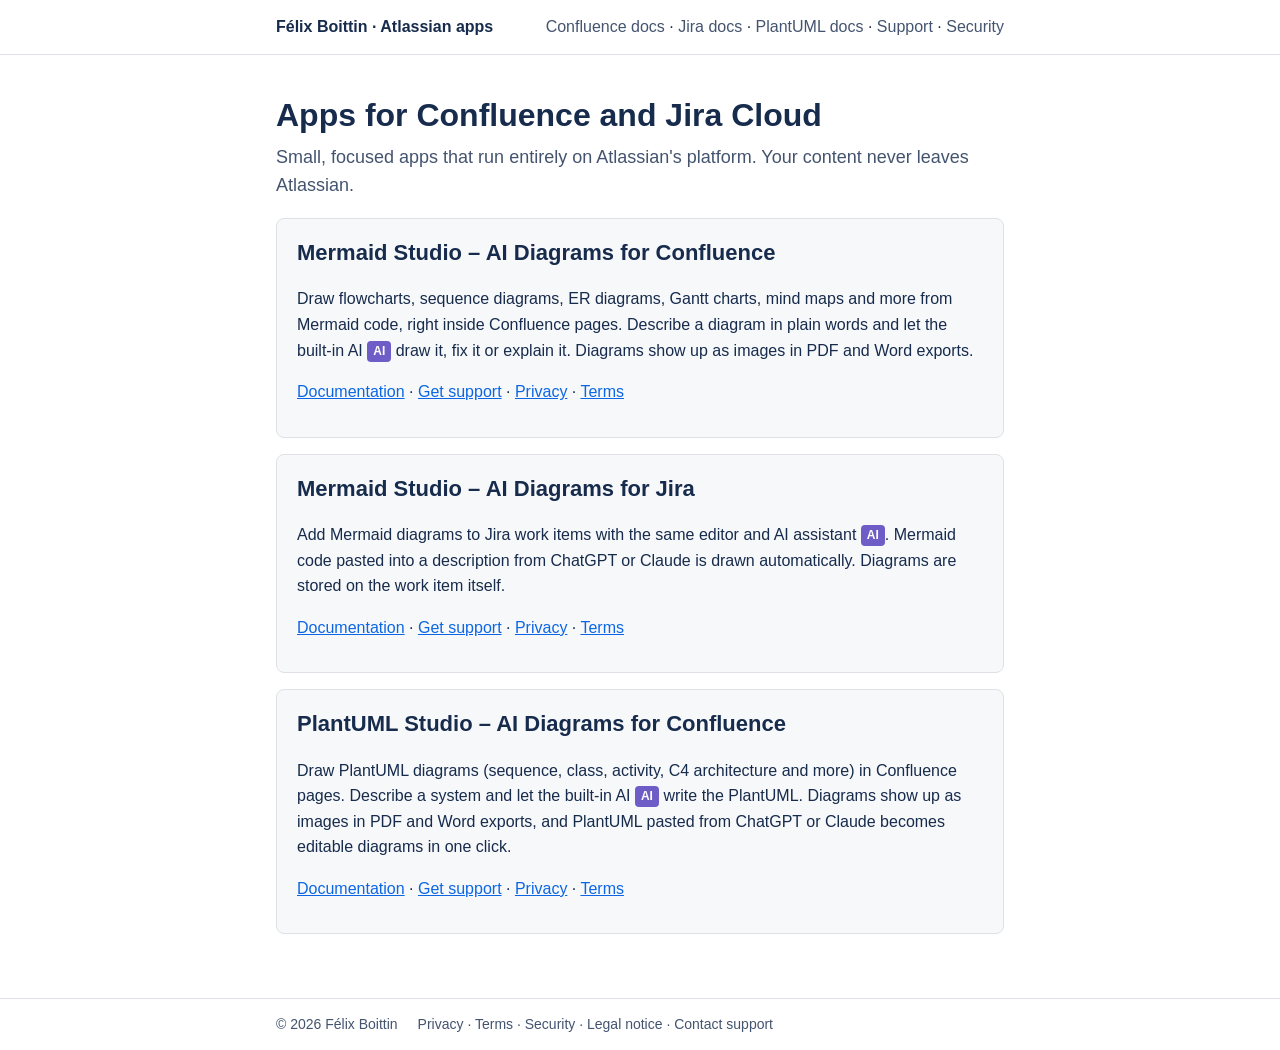
<file: index.html>
<!doctype html>
<html lang="en">
<head>
<meta charset="utf-8">
<meta name="viewport" content="width=device-width, initial-scale=1">
<title>Atlassian apps · Félix Boittin</title>
<meta name="description" content="Atlassian apps: Mermaid Studio for Confluence and Jira Cloud.">
<link rel="stylesheet" href="assets/style.css">
</head>
<body>
<header class="site"><div class="wrap">
<a class="brand" href="index.html">Félix Boittin · Atlassian apps</a>
<nav aria-label="Main"><a href="mermaid/index.html">Confluence docs</a> · <a href="mermaid-jira/index.html">Jira docs</a> · <a href="plantuml/index.html">PlantUML docs</a> · <a href="support.html">Support</a> · <a href="security.html">Security</a></nav>
</div></header>
<main class="wrap">
<h1>Apps for Confluence and Jira Cloud</h1>
<p class="lead">Small, focused apps that run entirely on Atlassian's platform. Your content never leaves Atlassian.</p>

<div class="card">
  <h2>Mermaid Studio – AI Diagrams for Confluence</h2>
  <p>Draw flowcharts, sequence diagrams, ER diagrams, Gantt charts, mind maps and more from Mermaid code, right inside Confluence pages. Describe a diagram in plain words and let the built-in AI <span class="badge">AI</span> draw it, fix it or explain it. Diagrams show up as images in PDF and Word exports.</p>
  <p><a href="mermaid/index.html">Documentation</a> · <a href="https://felixb-support.atlassian.net/servicedesk/customer/portal/3">Get support</a> · <a href="privacy.html">Privacy</a> · <a href="terms.html">Terms</a></p>
</div>

<div class="card">
  <h2>Mermaid Studio – AI Diagrams for Jira</h2>
  <p>Add Mermaid diagrams to Jira work items with the same editor and AI assistant <span class="badge">AI</span>. Mermaid code pasted into a description from ChatGPT or Claude is drawn automatically. Diagrams are stored on the work item itself.</p>
  <p><a href="mermaid-jira/index.html">Documentation</a> · <a href="https://felixb-support.atlassian.net/servicedesk/customer/portal/3">Get support</a> · <a href="privacy.html">Privacy</a> · <a href="terms.html">Terms</a></p>
</div>

<div class="card">
  <h2>PlantUML Studio – AI Diagrams for Confluence</h2>
  <p>Draw PlantUML diagrams (sequence, class, activity, C4 architecture and more) in Confluence pages. Describe a system and let the built-in AI <span class="badge">AI</span> write the PlantUML. Diagrams show up as images in PDF and Word exports, and PlantUML pasted from ChatGPT or Claude becomes editable diagrams in one click.</p>
  <p><a href="plantuml/index.html">Documentation</a> · <a href="https://felixb-support.atlassian.net/servicedesk/customer/portal/3">Get support</a> · <a href="privacy.html">Privacy</a> · <a href="terms.html">Terms</a></p>
</div>

</main>
<footer class="site"><div class="wrap">
<span>© 2026 Félix Boittin</span>
<nav aria-label="Legal"><a href="privacy.html">Privacy</a> · <a href="terms.html">Terms</a> · <a href="security.html">Security</a> · <a href="legal.html">Legal notice</a> · <a href="https://felixb-support.atlassian.net/servicedesk/customer/portal/3">Contact support</a></nav>
</div></footer>
</body>
</html>
</file>
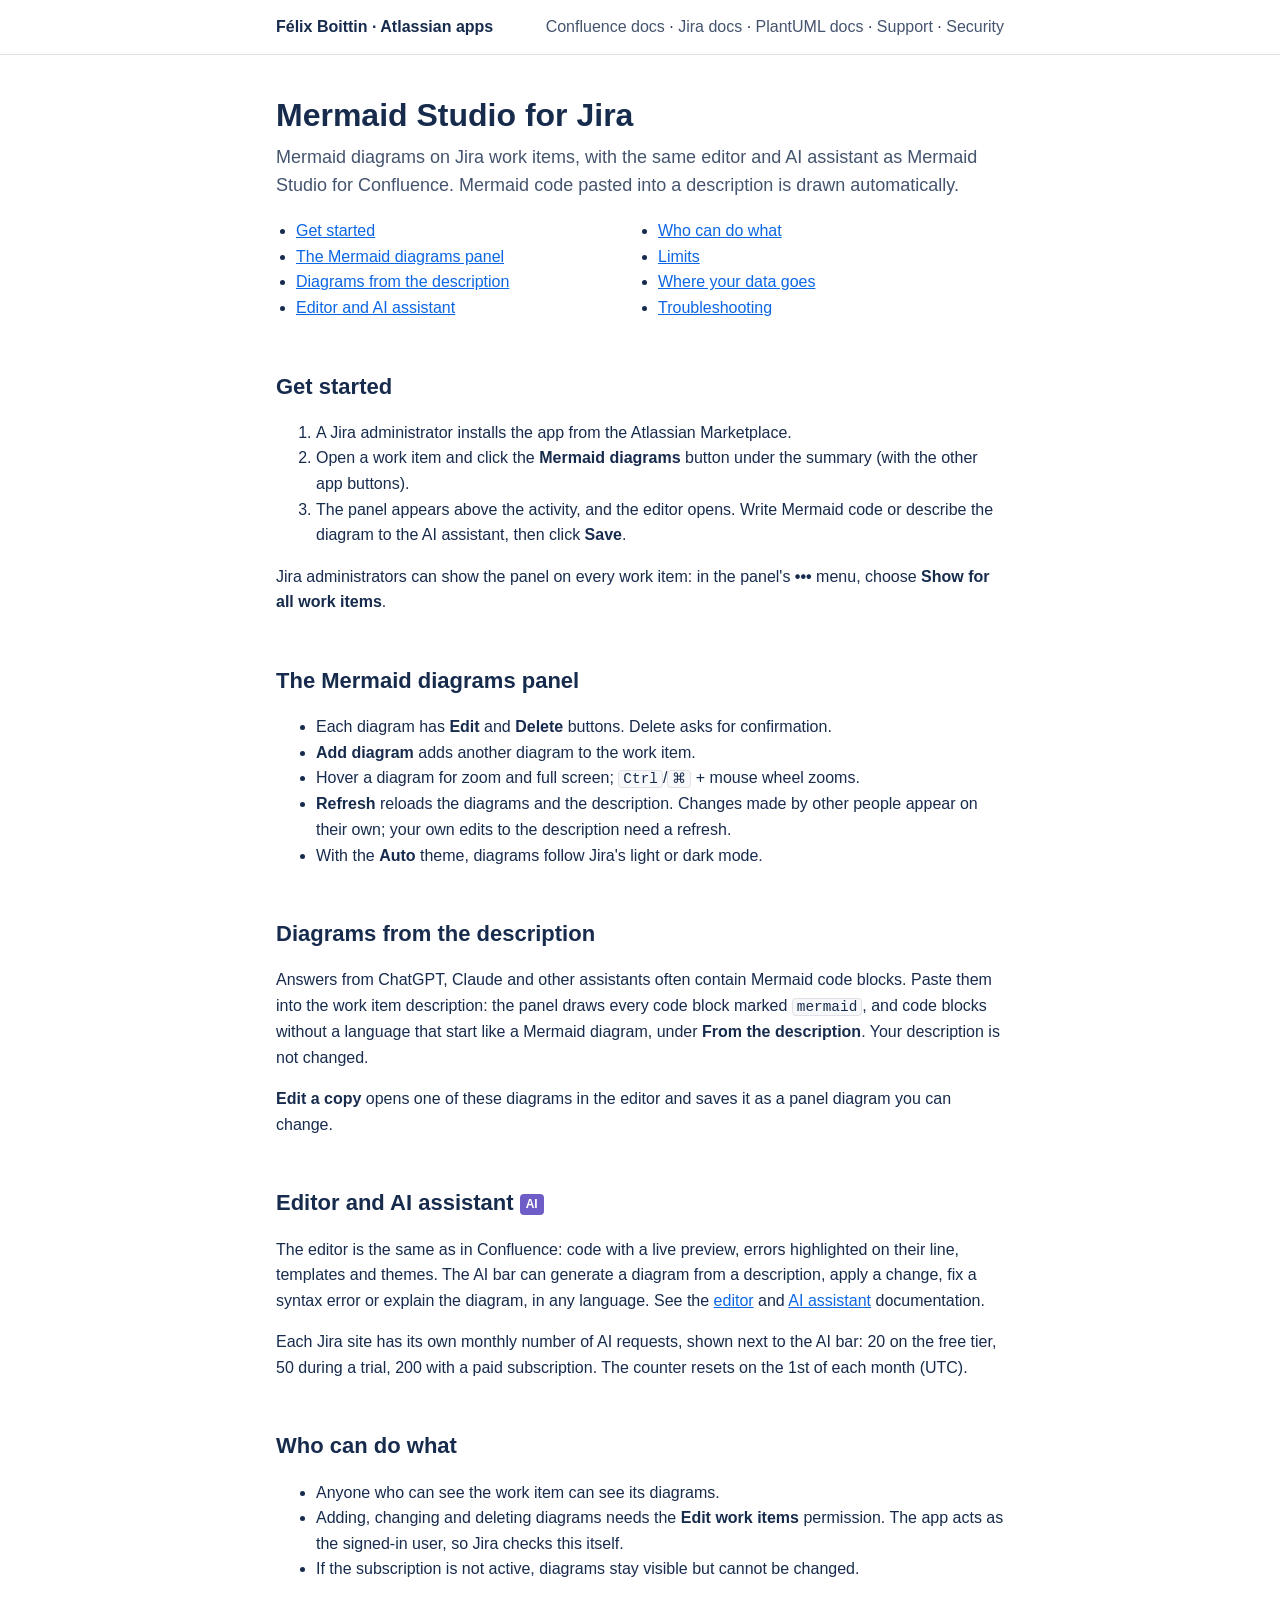
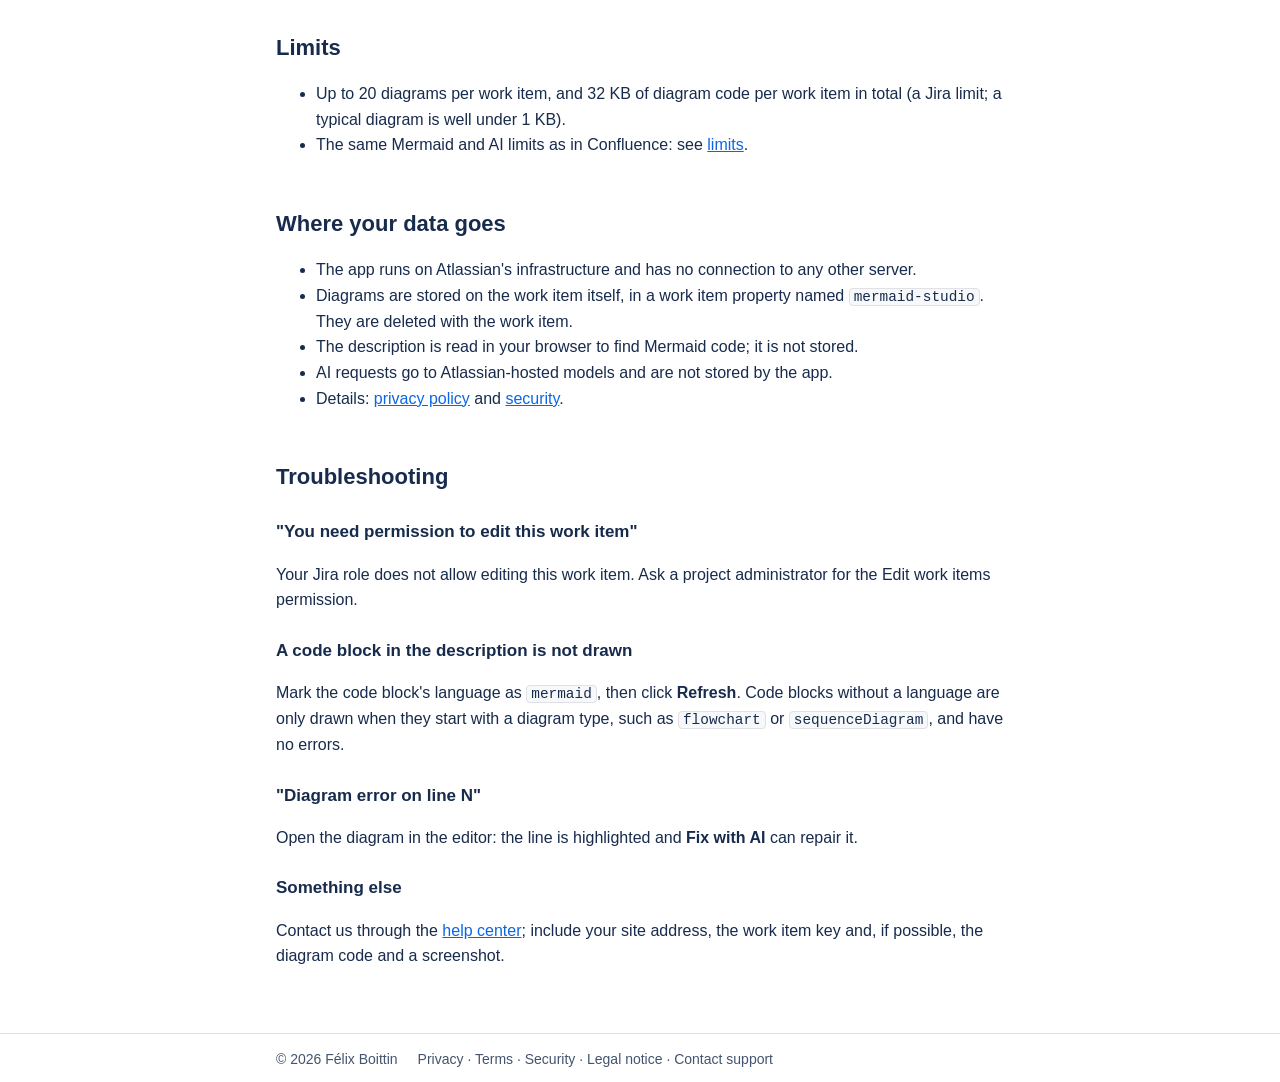
<file: mermaid-jira/index.html>
<!doctype html>
<html lang="en">
<head>
<meta charset="utf-8">
<meta name="viewport" content="width=device-width, initial-scale=1">
<title>Mermaid Studio for Jira — documentation · Félix Boittin</title>
<meta name="description" content="Mermaid Studio for Jira — documentation: Mermaid Studio for Confluence and Jira Cloud.">
<link rel="stylesheet" href="../assets/style.css">
</head>
<body>
<header class="site"><div class="wrap">
<a class="brand" href="../index.html">Félix Boittin · Atlassian apps</a>
<nav aria-label="Main"><a href="../mermaid/index.html">Confluence docs</a> · <a href="../mermaid-jira/index.html">Jira docs</a> · <a href="../plantuml/index.html">PlantUML docs</a> · <a href="../support.html">Support</a> · <a href="../security.html">Security</a></nav>
</div></header>
<main class="wrap">
<h1>Mermaid Studio for Jira</h1>
<p class="lead">Mermaid diagrams on Jira work items, with the same editor and AI assistant as Mermaid Studio for Confluence. Mermaid code pasted into a description is drawn automatically.</p>

<ul class="toc">
  <li><a href="#start">Get started</a></li>
  <li><a href="#panel">The Mermaid diagrams panel</a></li>
  <li><a href="#description">Diagrams from the description</a></li>
  <li><a href="#editor">Editor and AI assistant</a></li>
  <li><a href="#permissions">Who can do what</a></li>
  <li><a href="#limits">Limits</a></li>
  <li><a href="#data">Where your data goes</a></li>
  <li><a href="#troubleshooting">Troubleshooting</a></li>
</ul>

<h2 id="start">Get started</h2>
<ol>
  <li>A Jira administrator installs the app from the Atlassian Marketplace.</li>
  <li>Open a work item and click the <strong>Mermaid diagrams</strong> button under the summary (with the other app buttons).</li>
  <li>The panel appears above the activity, and the editor opens. Write Mermaid code or describe the diagram to the AI assistant, then click <strong>Save</strong>.</li>
</ol>
<p>Jira administrators can show the panel on every work item: in the panel's <strong>•••</strong> menu, choose <strong>Show for all work items</strong>.</p>

<h2 id="panel">The Mermaid diagrams panel</h2>
<ul>
  <li>Each diagram has <strong>Edit</strong> and <strong>Delete</strong> buttons. Delete asks for confirmation.</li>
  <li><strong>Add diagram</strong> adds another diagram to the work item.</li>
  <li>Hover a diagram for zoom and full screen; <kbd>Ctrl</kbd>/<kbd>⌘</kbd> + mouse wheel zooms.</li>
  <li><strong>Refresh</strong> reloads the diagrams and the description. Changes made by other people appear on their own; your own edits to the description need a refresh.</li>
  <li>With the <strong>Auto</strong> theme, diagrams follow Jira's light or dark mode.</li>
</ul>

<h2 id="description">Diagrams from the description</h2>
<p>Answers from ChatGPT, Claude and other assistants often contain Mermaid code blocks. Paste them into the work item description: the panel draws every code block marked <code>mermaid</code>, and code blocks without a language that start like a Mermaid diagram, under <strong>From the description</strong>. Your description is not changed.</p>
<p><strong>Edit a copy</strong> opens one of these diagrams in the editor and saves it as a panel diagram you can change.</p>

<h2 id="editor">Editor and AI assistant <span class="badge">AI</span></h2>
<p>The editor is the same as in Confluence: code with a live preview, errors highlighted on their line, templates and themes. The AI bar can generate a diagram from a description, apply a change, fix a syntax error or explain the diagram, in any language. See the <a href="../mermaid/index.html#editor">editor</a> and <a href="../mermaid/index.html#ai">AI assistant</a> documentation.</p>
<p>Each Jira site has its own monthly number of AI requests, shown next to the AI bar: 20 on the free tier, 50 during a trial, 200 with a paid subscription. The counter resets on the 1st of each month (UTC).</p>

<h2 id="permissions">Who can do what</h2>
<ul>
  <li>Anyone who can see the work item can see its diagrams.</li>
  <li>Adding, changing and deleting diagrams needs the <strong>Edit work items</strong> permission. The app acts as the signed-in user, so Jira checks this itself.</li>
  <li>If the subscription is not active, diagrams stay visible but cannot be changed.</li>
</ul>

<h2 id="limits">Limits</h2>
<ul>
  <li>Up to 20 diagrams per work item, and 32 KB of diagram code per work item in total (a Jira limit; a typical diagram is well under 1 KB).</li>
  <li>The same Mermaid and AI limits as in Confluence: see <a href="../mermaid/index.html#limits">limits</a>.</li>
</ul>

<h2 id="data">Where your data goes</h2>
<ul>
  <li>The app runs on Atlassian's infrastructure and has no connection to any other server.</li>
  <li>Diagrams are stored on the work item itself, in a work item property named <code>mermaid-studio</code>. They are deleted with the work item.</li>
  <li>The description is read in your browser to find Mermaid code; it is not stored.</li>
  <li>AI requests go to Atlassian-hosted models and are not stored by the app.</li>
  <li>Details: <a href="../privacy.html">privacy policy</a> and <a href="../security.html">security</a>.</li>
</ul>

<h2 id="troubleshooting">Troubleshooting</h2>
<h3>"You need permission to edit this work item"</h3>
<p>Your Jira role does not allow editing this work item. Ask a project administrator for the Edit work items permission.</p>
<h3>A code block in the description is not drawn</h3>
<p>Mark the code block's language as <code>mermaid</code>, then click <strong>Refresh</strong>. Code blocks without a language are only drawn when they start with a diagram type, such as <code>flowchart</code> or <code>sequenceDiagram</code>, and have no errors.</p>
<h3>"Diagram error on line N"</h3>
<p>Open the diagram in the editor: the line is highlighted and <strong>Fix with AI</strong> can repair it.</p>
<h3>Something else</h3>
<p>Contact us through the <a href="https://felixb-support.atlassian.net/servicedesk/customer/portal/3">help center</a>; include your site address, the work item key and, if possible, the diagram code and a screenshot.</p>

</main>
<footer class="site"><div class="wrap">
<span>© 2026 Félix Boittin</span>
<nav aria-label="Legal"><a href="../privacy.html">Privacy</a> · <a href="../terms.html">Terms</a> · <a href="../security.html">Security</a> · <a href="../legal.html">Legal notice</a> · <a href="https://felixb-support.atlassian.net/servicedesk/customer/portal/3">Contact support</a></nav>
</div></footer>
</body>
</html>
</file>
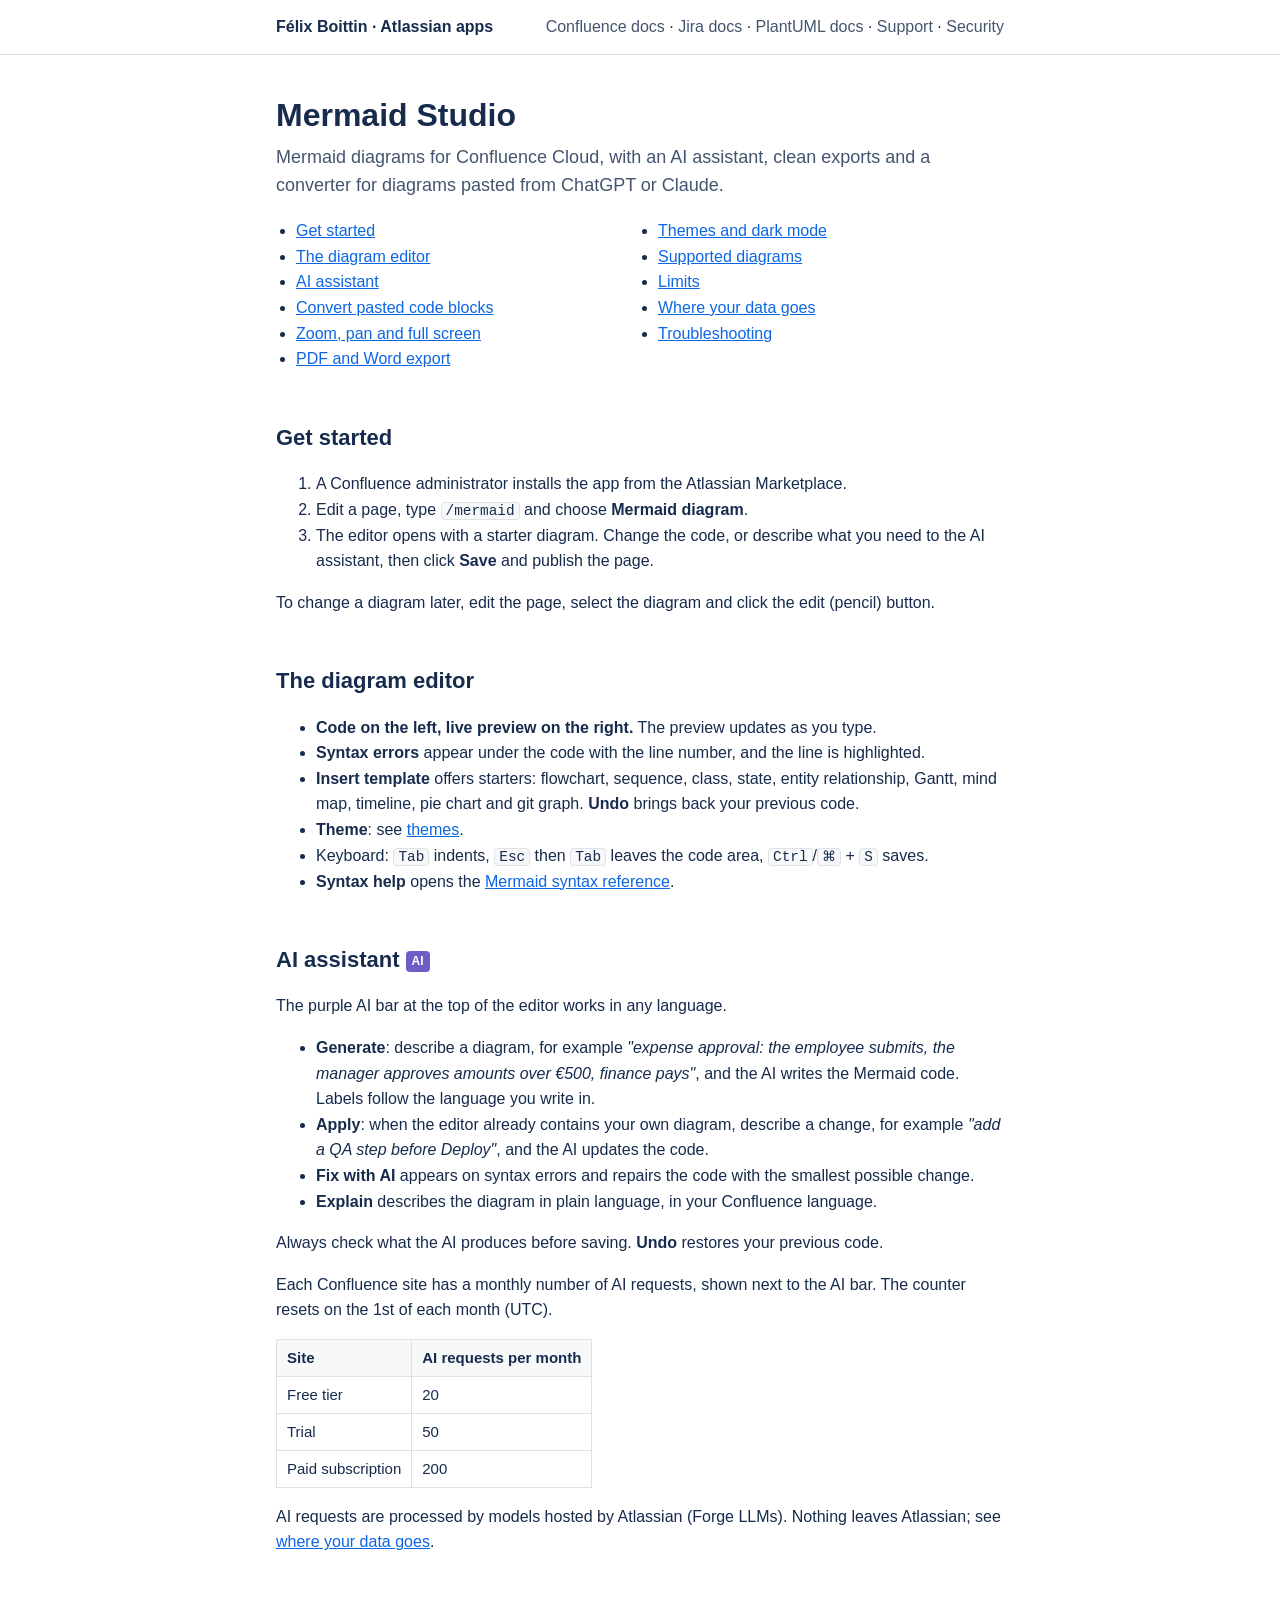
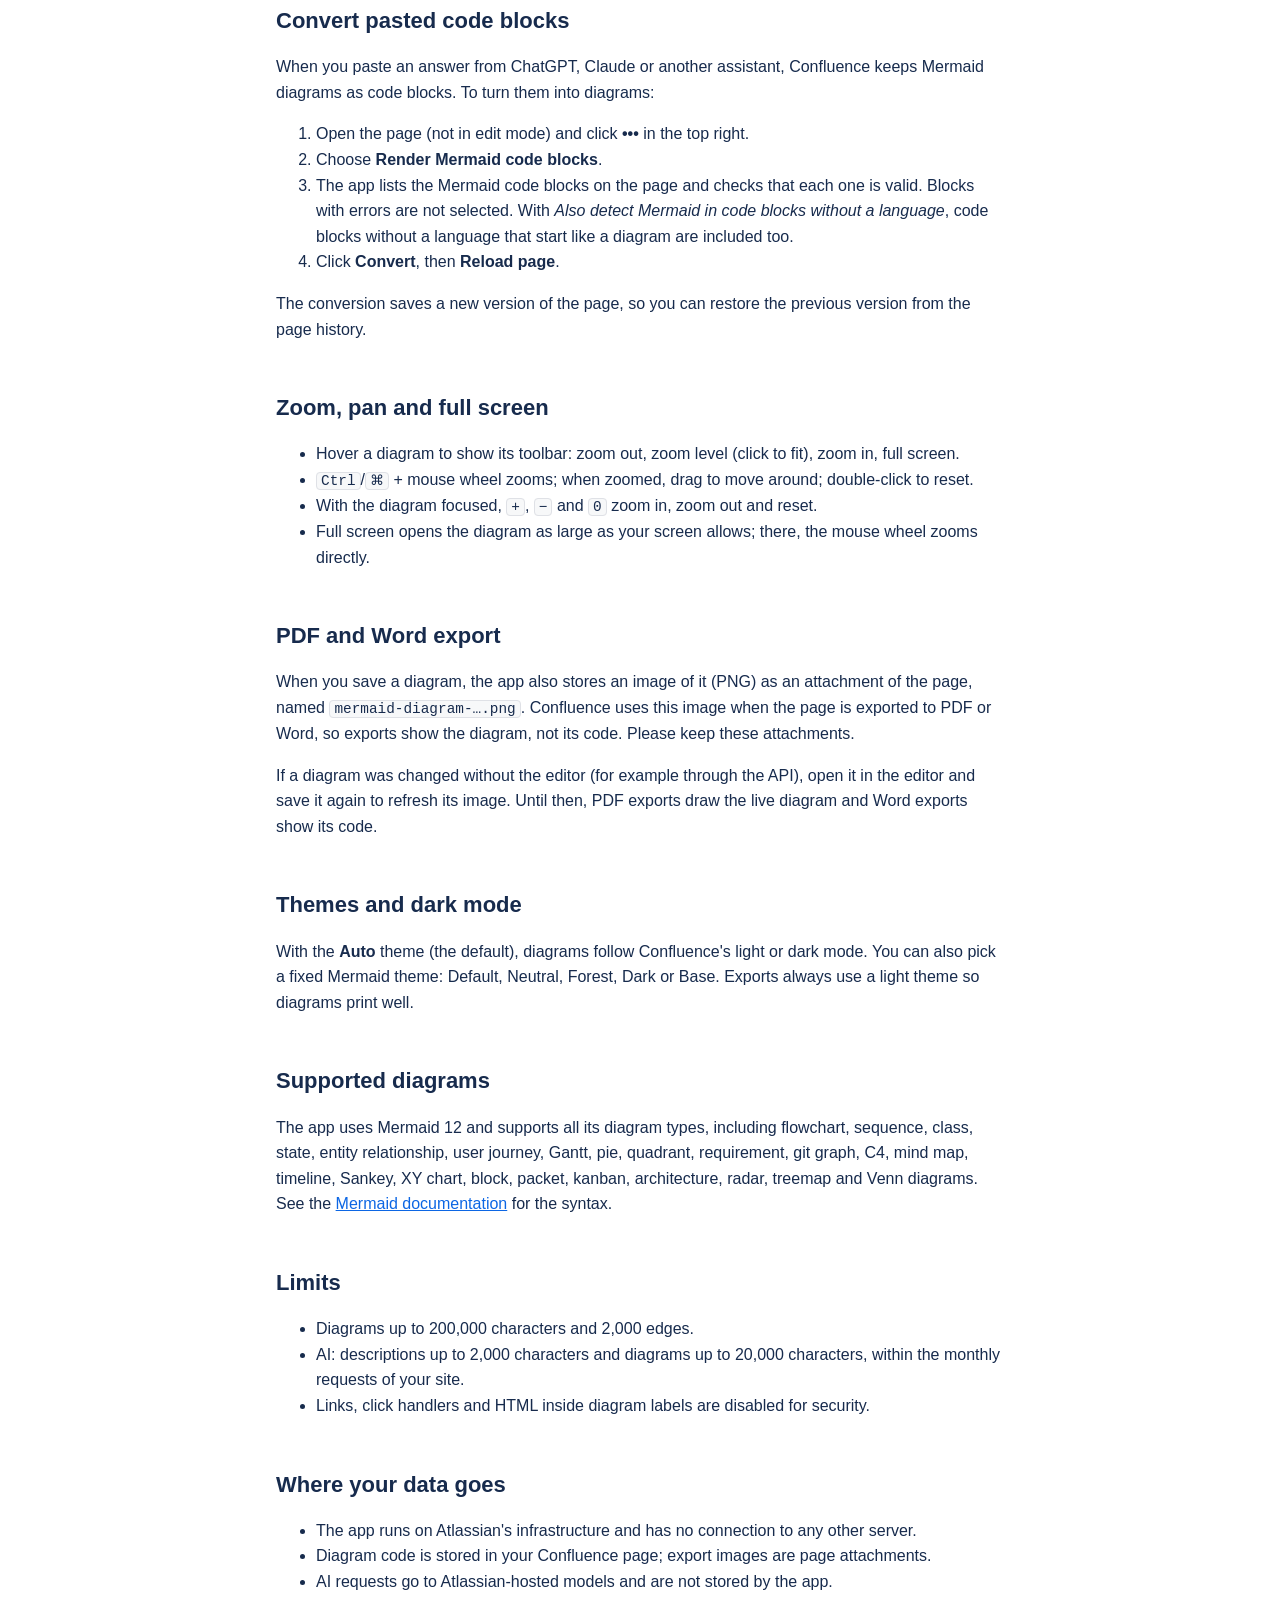
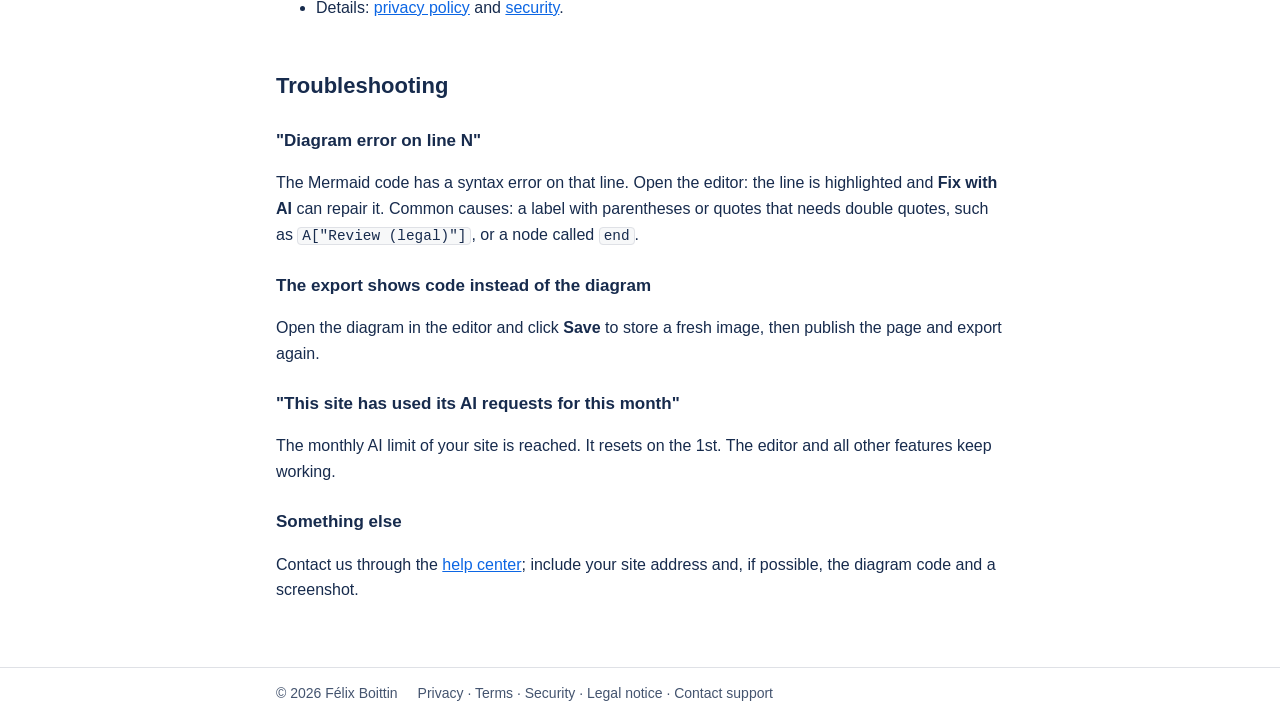
<file: mermaid/index.html>
<!doctype html>
<html lang="en">
<head>
<meta charset="utf-8">
<meta name="viewport" content="width=device-width, initial-scale=1">
<title>Mermaid Studio — documentation · Félix Boittin</title>
<meta name="description" content="Mermaid Studio — documentation: Mermaid Studio for Confluence and Jira Cloud.">
<link rel="stylesheet" href="../assets/style.css">
</head>
<body>
<header class="site"><div class="wrap">
<a class="brand" href="../index.html">Félix Boittin · Atlassian apps</a>
<nav aria-label="Main"><a href="../mermaid/index.html">Confluence docs</a> · <a href="../mermaid-jira/index.html">Jira docs</a> · <a href="../plantuml/index.html">PlantUML docs</a> · <a href="../support.html">Support</a> · <a href="../security.html">Security</a></nav>
</div></header>
<main class="wrap">
<h1>Mermaid Studio</h1>
<p class="lead">Mermaid diagrams for Confluence Cloud, with an AI assistant, clean exports and a converter for diagrams pasted from ChatGPT or Claude.</p>

<ul class="toc">
  <li><a href="#start">Get started</a></li>
  <li><a href="#editor">The diagram editor</a></li>
  <li><a href="#ai">AI assistant</a></li>
  <li><a href="#convert">Convert pasted code blocks</a></li>
  <li><a href="#view">Zoom, pan and full screen</a></li>
  <li><a href="#export">PDF and Word export</a></li>
  <li><a href="#themes">Themes and dark mode</a></li>
  <li><a href="#types">Supported diagrams</a></li>
  <li><a href="#limits">Limits</a></li>
  <li><a href="#data">Where your data goes</a></li>
  <li><a href="#troubleshooting">Troubleshooting</a></li>
</ul>

<h2 id="start">Get started</h2>
<ol>
  <li>A Confluence administrator installs the app from the Atlassian Marketplace.</li>
  <li>Edit a page, type <kbd>/mermaid</kbd> and choose <strong>Mermaid diagram</strong>.</li>
  <li>The editor opens with a starter diagram. Change the code, or describe what you need to the AI assistant, then click <strong>Save</strong> and publish the page.</li>
</ol>
<p>To change a diagram later, edit the page, select the diagram and click the edit (pencil) button.</p>

<h2 id="editor">The diagram editor</h2>
<ul>
  <li><strong>Code on the left, live preview on the right.</strong> The preview updates as you type.</li>
  <li><strong>Syntax errors</strong> appear under the code with the line number, and the line is highlighted.</li>
  <li><strong>Insert template</strong> offers starters: flowchart, sequence, class, state, entity relationship, Gantt, mind map, timeline, pie chart and git graph. <strong>Undo</strong> brings back your previous code.</li>
  <li><strong>Theme</strong>: see <a href="#themes">themes</a>.</li>
  <li>Keyboard: <kbd>Tab</kbd> indents, <kbd>Esc</kbd> then <kbd>Tab</kbd> leaves the code area, <kbd>Ctrl</kbd>/<kbd>⌘</kbd> + <kbd>S</kbd> saves.</li>
  <li><strong>Syntax help</strong> opens the <a href="https://mermaid.js.org/intro/syntax-reference.html">Mermaid syntax reference</a>.</li>
</ul>

<h2 id="ai">AI assistant <span class="badge">AI</span></h2>
<p>The purple AI bar at the top of the editor works in any language.</p>
<ul>
  <li><strong>Generate</strong>: describe a diagram, for example <em>"expense approval: the employee submits, the manager approves amounts over €500, finance pays"</em>, and the AI writes the Mermaid code. Labels follow the language you write in.</li>
  <li><strong>Apply</strong>: when the editor already contains your own diagram, describe a change, for example <em>"add a QA step before Deploy"</em>, and the AI updates the code.</li>
  <li><strong>Fix with AI</strong> appears on syntax errors and repairs the code with the smallest possible change.</li>
  <li><strong>Explain</strong> describes the diagram in plain language, in your Confluence language.</li>
</ul>
<p>Always check what the AI produces before saving. <strong>Undo</strong> restores your previous code.</p>
<p>Each Confluence site has a monthly number of AI requests, shown next to the AI bar. The counter resets on the 1st of each month (UTC).</p>
<table>
  <tr><th>Site</th><th>AI requests per month</th></tr>
  <tr><td>Free tier</td><td>20</td></tr>
  <tr><td>Trial</td><td>50</td></tr>
  <tr><td>Paid subscription</td><td>200</td></tr>
</table>
<p>AI requests are processed by models hosted by Atlassian (Forge LLMs). Nothing leaves Atlassian; see <a href="#data">where your data goes</a>.</p>

<h2 id="convert">Convert pasted code blocks</h2>
<p>When you paste an answer from ChatGPT, Claude or another assistant, Confluence keeps Mermaid diagrams as code blocks. To turn them into diagrams:</p>
<ol>
  <li>Open the page (not in edit mode) and click <strong>•••</strong> in the top right.</li>
  <li>Choose <strong>Render Mermaid code blocks</strong>.</li>
  <li>The app lists the Mermaid code blocks on the page and checks that each one is valid. Blocks with errors are not selected. With <em>Also detect Mermaid in code blocks without a language</em>, code blocks without a language that start like a diagram are included too.</li>
  <li>Click <strong>Convert</strong>, then <strong>Reload page</strong>.</li>
</ol>
<p>The conversion saves a new version of the page, so you can restore the previous version from the page history.</p>

<h2 id="view">Zoom, pan and full screen</h2>
<ul>
  <li>Hover a diagram to show its toolbar: zoom out, zoom level (click to fit), zoom in, full screen.</li>
  <li><kbd>Ctrl</kbd>/<kbd>⌘</kbd> + mouse wheel zooms; when zoomed, drag to move around; double-click to reset.</li>
  <li>With the diagram focused, <kbd>+</kbd>, <kbd>−</kbd> and <kbd>0</kbd> zoom in, zoom out and reset.</li>
  <li>Full screen opens the diagram as large as your screen allows; there, the mouse wheel zooms directly.</li>
</ul>

<h2 id="export">PDF and Word export</h2>
<p>When you save a diagram, the app also stores an image of it (PNG) as an attachment of the page, named <code>mermaid-diagram-….png</code>. Confluence uses this image when the page is exported to PDF or Word, so exports show the diagram, not its code. Please keep these attachments.</p>
<p>If a diagram was changed without the editor (for example through the API), open it in the editor and save it again to refresh its image. Until then, PDF exports draw the live diagram and Word exports show its code.</p>

<h2 id="themes">Themes and dark mode</h2>
<p>With the <strong>Auto</strong> theme (the default), diagrams follow Confluence's light or dark mode. You can also pick a fixed Mermaid theme: Default, Neutral, Forest, Dark or Base. Exports always use a light theme so diagrams print well.</p>

<h2 id="types">Supported diagrams</h2>
<p>The app uses Mermaid 12 and supports all its diagram types, including flowchart, sequence, class, state, entity relationship, user journey, Gantt, pie, quadrant, requirement, git graph, C4, mind map, timeline, Sankey, XY chart, block, packet, kanban, architecture, radar, treemap and Venn diagrams. See the <a href="https://mermaid.js.org/intro/">Mermaid documentation</a> for the syntax.</p>

<h2 id="limits">Limits</h2>
<ul>
  <li>Diagrams up to 200,000 characters and 2,000 edges.</li>
  <li>AI: descriptions up to 2,000 characters and diagrams up to 20,000 characters, within the monthly requests of your site.</li>
  <li>Links, click handlers and HTML inside diagram labels are disabled for security.</li>
</ul>

<h2 id="data">Where your data goes</h2>
<ul>
  <li>The app runs on Atlassian's infrastructure and has no connection to any other server.</li>
  <li>Diagram code is stored in your Confluence page; export images are page attachments.</li>
  <li>AI requests go to Atlassian-hosted models and are not stored by the app.</li>
  <li>Details: <a href="../privacy.html">privacy policy</a> and <a href="../security.html">security</a>.</li>
</ul>

<h2 id="troubleshooting">Troubleshooting</h2>
<h3>"Diagram error on line N"</h3>
<p>The Mermaid code has a syntax error on that line. Open the editor: the line is highlighted and <strong>Fix with AI</strong> can repair it. Common causes: a label with parentheses or quotes that needs double quotes, such as <code>A["Review (legal)"]</code>, or a node called <code>end</code>.</p>
<h3>The export shows code instead of the diagram</h3>
<p>Open the diagram in the editor and click <strong>Save</strong> to store a fresh image, then publish the page and export again.</p>
<h3>"This site has used its AI requests for this month"</h3>
<p>The monthly AI limit of your site is reached. It resets on the 1st. The editor and all other features keep working.</p>
<h3>Something else</h3>
<p>Contact us through the <a href="https://felixb-support.atlassian.net/servicedesk/customer/portal/3">help center</a>; include your site address and, if possible, the diagram code and a screenshot.</p>

</main>
<footer class="site"><div class="wrap">
<span>© 2026 Félix Boittin</span>
<nav aria-label="Legal"><a href="../privacy.html">Privacy</a> · <a href="../terms.html">Terms</a> · <a href="../security.html">Security</a> · <a href="../legal.html">Legal notice</a> · <a href="https://felixb-support.atlassian.net/servicedesk/customer/portal/3">Contact support</a></nav>
</div></footer>
</body>
</html>
</file>
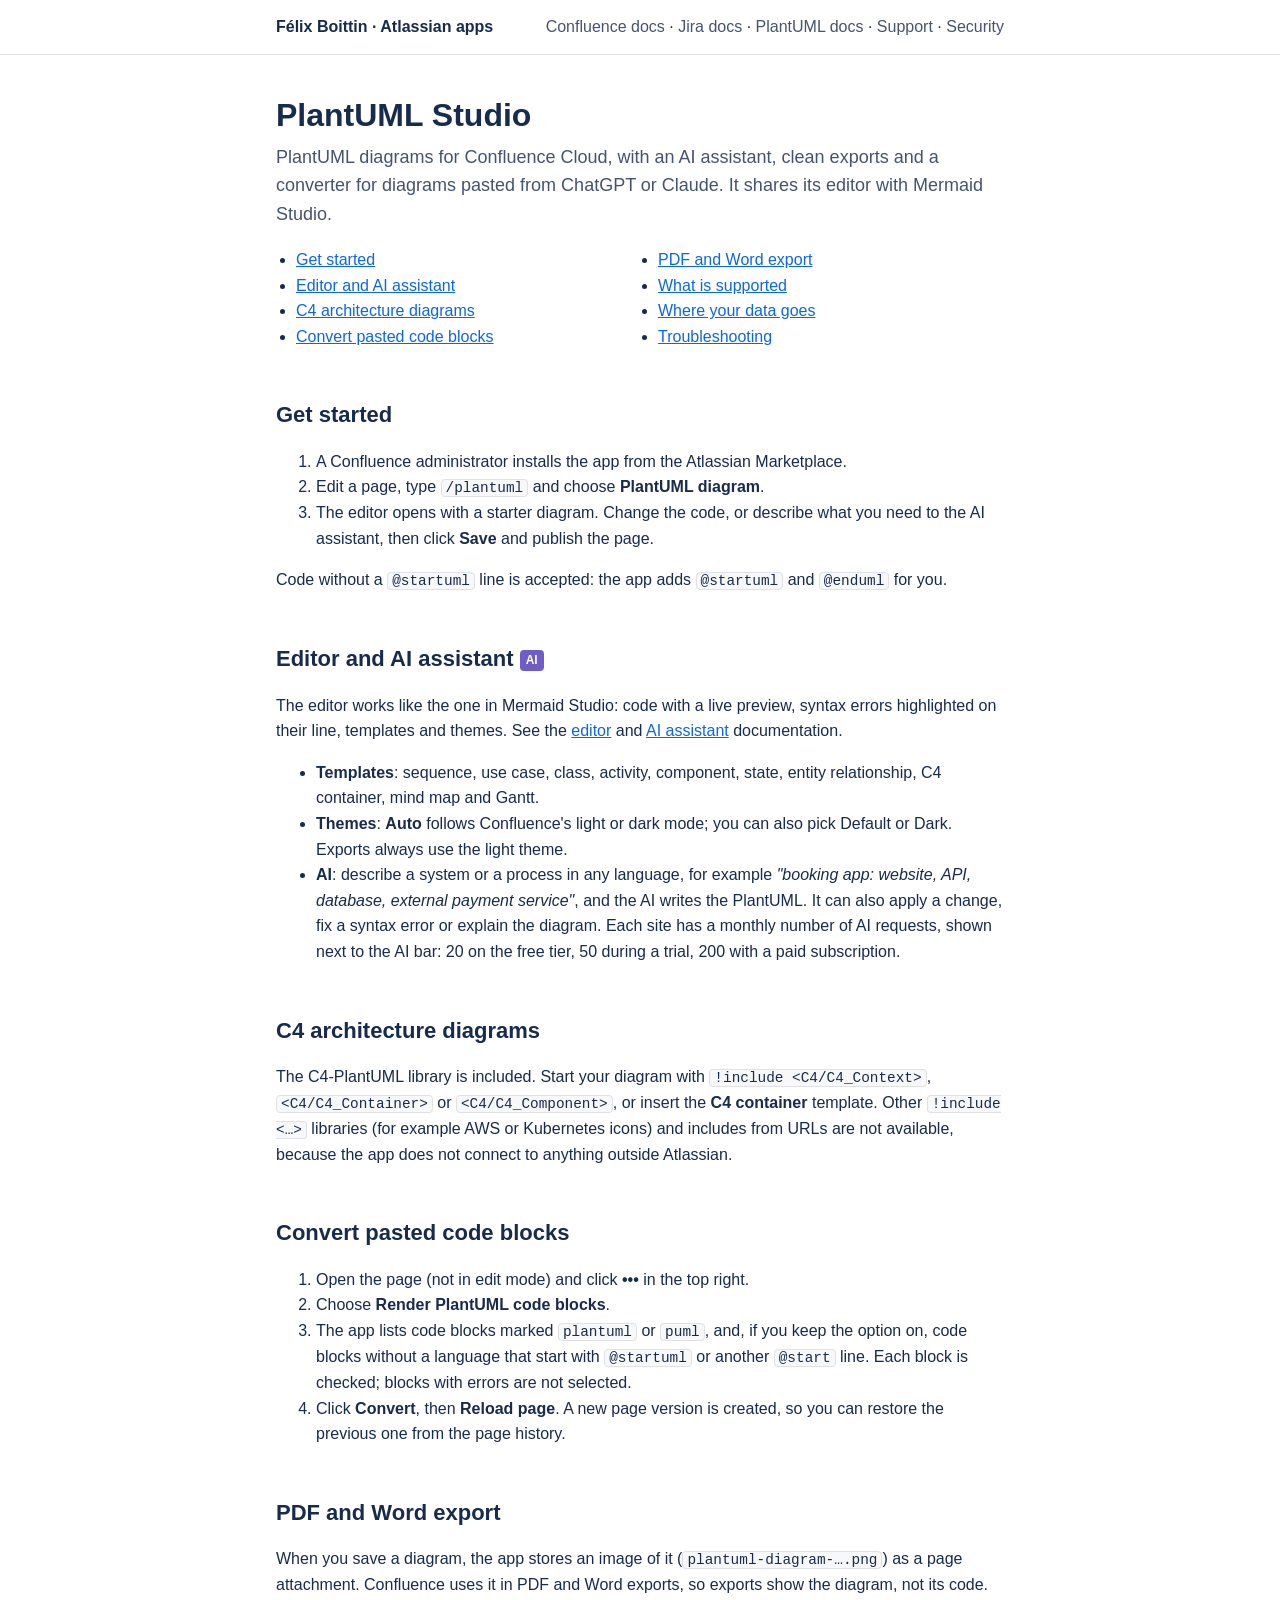
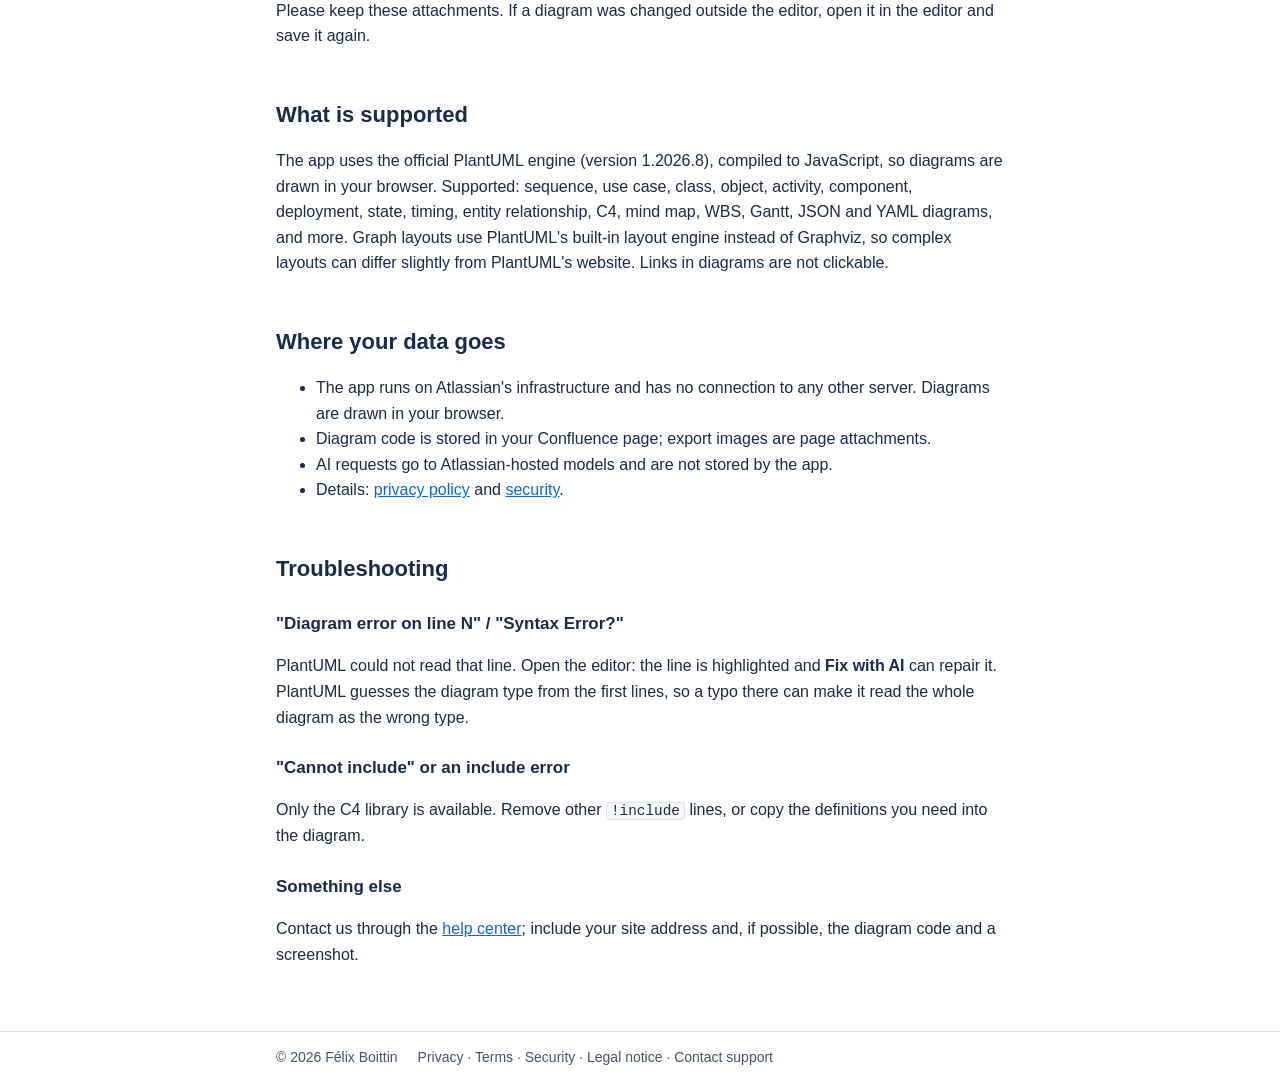
<file: plantuml/index.html>
<!doctype html>
<html lang="en">
<head>
<meta charset="utf-8">
<meta name="viewport" content="width=device-width, initial-scale=1">
<title>PlantUML Studio — documentation · Félix Boittin</title>
<meta name="description" content="PlantUML Studio — documentation: Mermaid Studio for Confluence and Jira Cloud.">
<link rel="stylesheet" href="../assets/style.css">
</head>
<body>
<header class="site"><div class="wrap">
<a class="brand" href="../index.html">Félix Boittin · Atlassian apps</a>
<nav aria-label="Main"><a href="../mermaid/index.html">Confluence docs</a> · <a href="../mermaid-jira/index.html">Jira docs</a> · <a href="../plantuml/index.html">PlantUML docs</a> · <a href="../support.html">Support</a> · <a href="../security.html">Security</a></nav>
</div></header>
<main class="wrap">
<h1>PlantUML Studio</h1>
<p class="lead">PlantUML diagrams for Confluence Cloud, with an AI assistant, clean exports and a converter for diagrams pasted from ChatGPT or Claude. It shares its editor with Mermaid Studio.</p>

<ul class="toc">
  <li><a href="#start">Get started</a></li>
  <li><a href="#editor">Editor and AI assistant</a></li>
  <li><a href="#c4">C4 architecture diagrams</a></li>
  <li><a href="#convert">Convert pasted code blocks</a></li>
  <li><a href="#export">PDF and Word export</a></li>
  <li><a href="#supported">What is supported</a></li>
  <li><a href="#data">Where your data goes</a></li>
  <li><a href="#troubleshooting">Troubleshooting</a></li>
</ul>

<h2 id="start">Get started</h2>
<ol>
  <li>A Confluence administrator installs the app from the Atlassian Marketplace.</li>
  <li>Edit a page, type <kbd>/plantuml</kbd> and choose <strong>PlantUML diagram</strong>.</li>
  <li>The editor opens with a starter diagram. Change the code, or describe what you need to the AI assistant, then click <strong>Save</strong> and publish the page.</li>
</ol>
<p>Code without a <code>@startuml</code> line is accepted: the app adds <code>@startuml</code> and <code>@enduml</code> for you.</p>

<h2 id="editor">Editor and AI assistant <span class="badge">AI</span></h2>
<p>The editor works like the one in Mermaid Studio: code with a live preview, syntax errors highlighted on their line, templates and themes. See the <a href="../mermaid/index.html#editor">editor</a> and <a href="../mermaid/index.html#ai">AI assistant</a> documentation.</p>
<ul>
  <li><strong>Templates</strong>: sequence, use case, class, activity, component, state, entity relationship, C4 container, mind map and Gantt.</li>
  <li><strong>Themes</strong>: <strong>Auto</strong> follows Confluence's light or dark mode; you can also pick Default or Dark. Exports always use the light theme.</li>
  <li><strong>AI</strong>: describe a system or a process in any language, for example <em>"booking app: website, API, database, external payment service"</em>, and the AI writes the PlantUML. It can also apply a change, fix a syntax error or explain the diagram. Each site has a monthly number of AI requests, shown next to the AI bar: 20 on the free tier, 50 during a trial, 200 with a paid subscription.</li>
</ul>

<h2 id="c4">C4 architecture diagrams</h2>
<p>The C4-PlantUML library is included. Start your diagram with <code>!include &lt;C4/C4_Context&gt;</code>, <code>&lt;C4/C4_Container&gt;</code> or <code>&lt;C4/C4_Component&gt;</code>, or insert the <strong>C4 container</strong> template. Other <code>!include &lt;…&gt;</code> libraries (for example AWS or Kubernetes icons) and includes from URLs are not available, because the app does not connect to anything outside Atlassian.</p>

<h2 id="convert">Convert pasted code blocks</h2>
<ol>
  <li>Open the page (not in edit mode) and click <strong>•••</strong> in the top right.</li>
  <li>Choose <strong>Render PlantUML code blocks</strong>.</li>
  <li>The app lists code blocks marked <code>plantuml</code> or <code>puml</code>, and, if you keep the option on, code blocks without a language that start with <code>@startuml</code> or another <code>@start</code> line. Each block is checked; blocks with errors are not selected.</li>
  <li>Click <strong>Convert</strong>, then <strong>Reload page</strong>. A new page version is created, so you can restore the previous one from the page history.</li>
</ol>

<h2 id="export">PDF and Word export</h2>
<p>When you save a diagram, the app stores an image of it (<code>plantuml-diagram-….png</code>) as a page attachment. Confluence uses it in PDF and Word exports, so exports show the diagram, not its code. Please keep these attachments. If a diagram was changed outside the editor, open it in the editor and save it again.</p>

<h2 id="supported">What is supported</h2>
<p>The app uses the official PlantUML engine (version 1.2026.8), compiled to JavaScript, so diagrams are drawn in your browser. Supported: sequence, use case, class, object, activity, component, deployment, state, timing, entity relationship, C4, mind map, WBS, Gantt, JSON and YAML diagrams, and more. Graph layouts use PlantUML's built-in layout engine instead of Graphviz, so complex layouts can differ slightly from PlantUML's website. Links in diagrams are not clickable.</p>

<h2 id="data">Where your data goes</h2>
<ul>
  <li>The app runs on Atlassian's infrastructure and has no connection to any other server. Diagrams are drawn in your browser.</li>
  <li>Diagram code is stored in your Confluence page; export images are page attachments.</li>
  <li>AI requests go to Atlassian-hosted models and are not stored by the app.</li>
  <li>Details: <a href="../privacy.html">privacy policy</a> and <a href="../security.html">security</a>.</li>
</ul>

<h2 id="troubleshooting">Troubleshooting</h2>
<h3>"Diagram error on line N" / "Syntax Error?"</h3>
<p>PlantUML could not read that line. Open the editor: the line is highlighted and <strong>Fix with AI</strong> can repair it. PlantUML guesses the diagram type from the first lines, so a typo there can make it read the whole diagram as the wrong type.</p>
<h3>"Cannot include" or an include error</h3>
<p>Only the C4 library is available. Remove other <code>!include</code> lines, or copy the definitions you need into the diagram.</p>
<h3>Something else</h3>
<p>Contact us through the <a href="https://felixb-support.atlassian.net/servicedesk/customer/portal/3">help center</a>; include your site address and, if possible, the diagram code and a screenshot.</p>

</main>
<footer class="site"><div class="wrap">
<span>© 2026 Félix Boittin</span>
<nav aria-label="Legal"><a href="../privacy.html">Privacy</a> · <a href="../terms.html">Terms</a> · <a href="../security.html">Security</a> · <a href="../legal.html">Legal notice</a> · <a href="https://felixb-support.atlassian.net/servicedesk/customer/portal/3">Contact support</a></nav>
</div></footer>
</body>
</html>
</file>
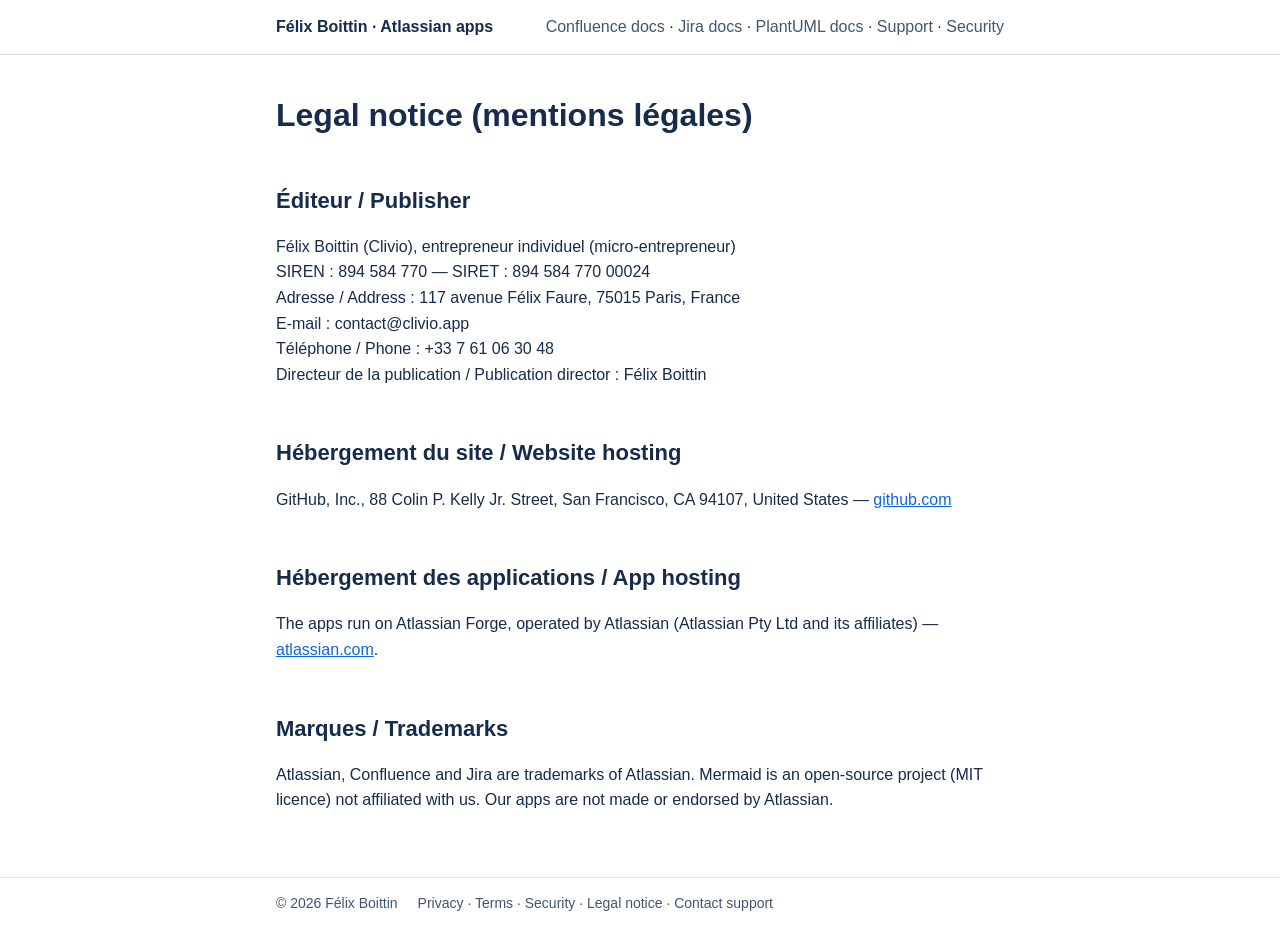
<file: legal.html>
<!doctype html>
<html lang="en">
<head>
<meta charset="utf-8">
<meta name="viewport" content="width=device-width, initial-scale=1">
<title>Legal notice · Félix Boittin</title>
<meta name="description" content="Legal notice: Mermaid Studio for Confluence and Jira Cloud.">
<link rel="stylesheet" href="assets/style.css">
</head>
<body>
<header class="site"><div class="wrap">
<a class="brand" href="index.html">Félix Boittin · Atlassian apps</a>
<nav aria-label="Main"><a href="mermaid/index.html">Confluence docs</a> · <a href="mermaid-jira/index.html">Jira docs</a> · <a href="plantuml/index.html">PlantUML docs</a> · <a href="support.html">Support</a> · <a href="security.html">Security</a></nav>
</div></header>
<main class="wrap">
<h1>Legal notice (mentions légales)</h1>

<h2>Éditeur / Publisher</h2>
<p>Félix Boittin (Clivio), entrepreneur individuel (micro-entrepreneur)<br>
SIREN : 894 584 770 — SIRET : 894 584 770 00024<br>
Adresse / Address : 117 avenue Félix Faure, 75015 Paris, France<br>
E-mail : contact@clivio.app<br>
Téléphone / Phone : +33 7 61 06 30 48<br>
Directeur de la publication / Publication director : Félix Boittin</p>

<h2>Hébergement du site / Website hosting</h2>
<p>GitHub, Inc., 88 Colin P. Kelly Jr. Street, San Francisco, CA 94107, United States — <a href="https://github.com">github.com</a></p>

<h2>Hébergement des applications / App hosting</h2>
<p>The apps run on Atlassian Forge, operated by Atlassian (Atlassian Pty Ltd and its affiliates) — <a href="https://www.atlassian.com">atlassian.com</a>.</p>

<h2>Marques / Trademarks</h2>
<p>Atlassian, Confluence and Jira are trademarks of Atlassian. Mermaid is an open-source project (MIT licence) not affiliated with us. Our apps are not made or endorsed by Atlassian.</p>

</main>
<footer class="site"><div class="wrap">
<span>© 2026 Félix Boittin</span>
<nav aria-label="Legal"><a href="privacy.html">Privacy</a> · <a href="terms.html">Terms</a> · <a href="security.html">Security</a> · <a href="legal.html">Legal notice</a> · <a href="https://felixb-support.atlassian.net/servicedesk/customer/portal/3">Contact support</a></nav>
</div></footer>
</body>
</html>
</file>
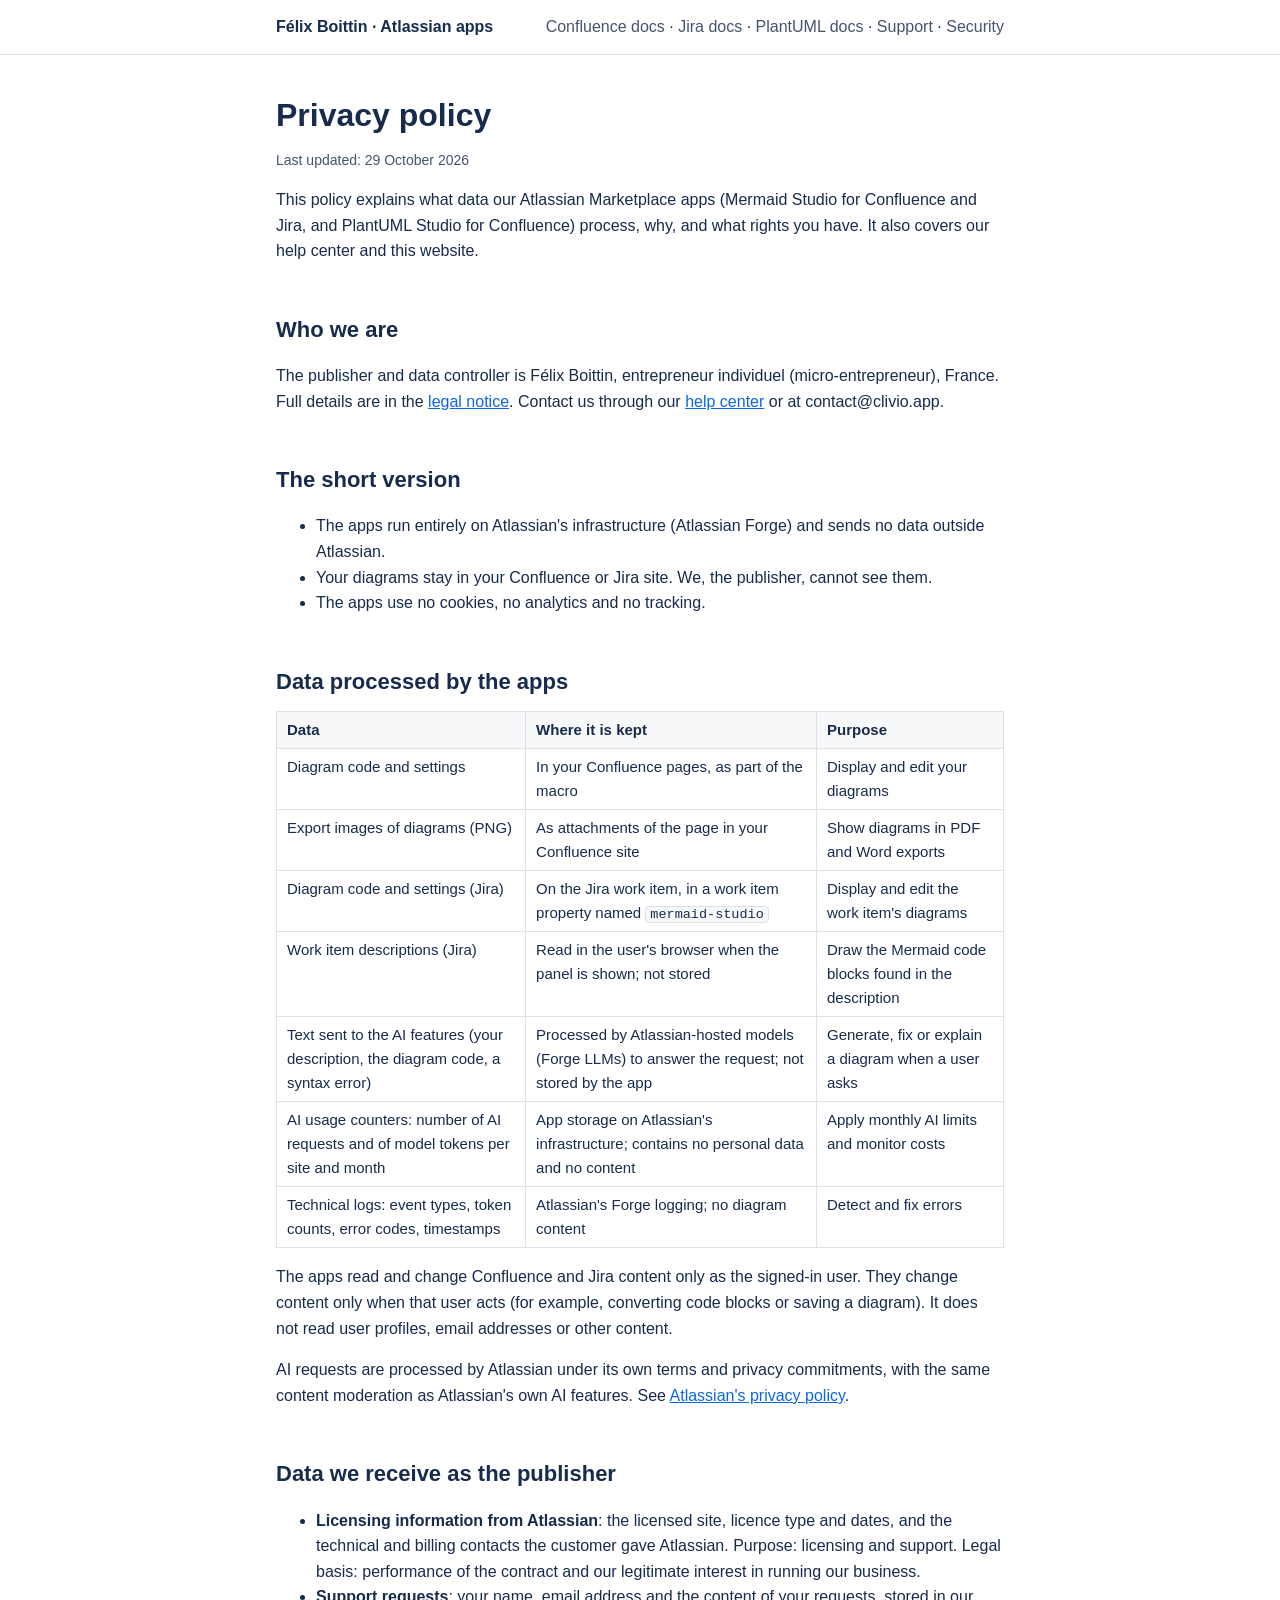
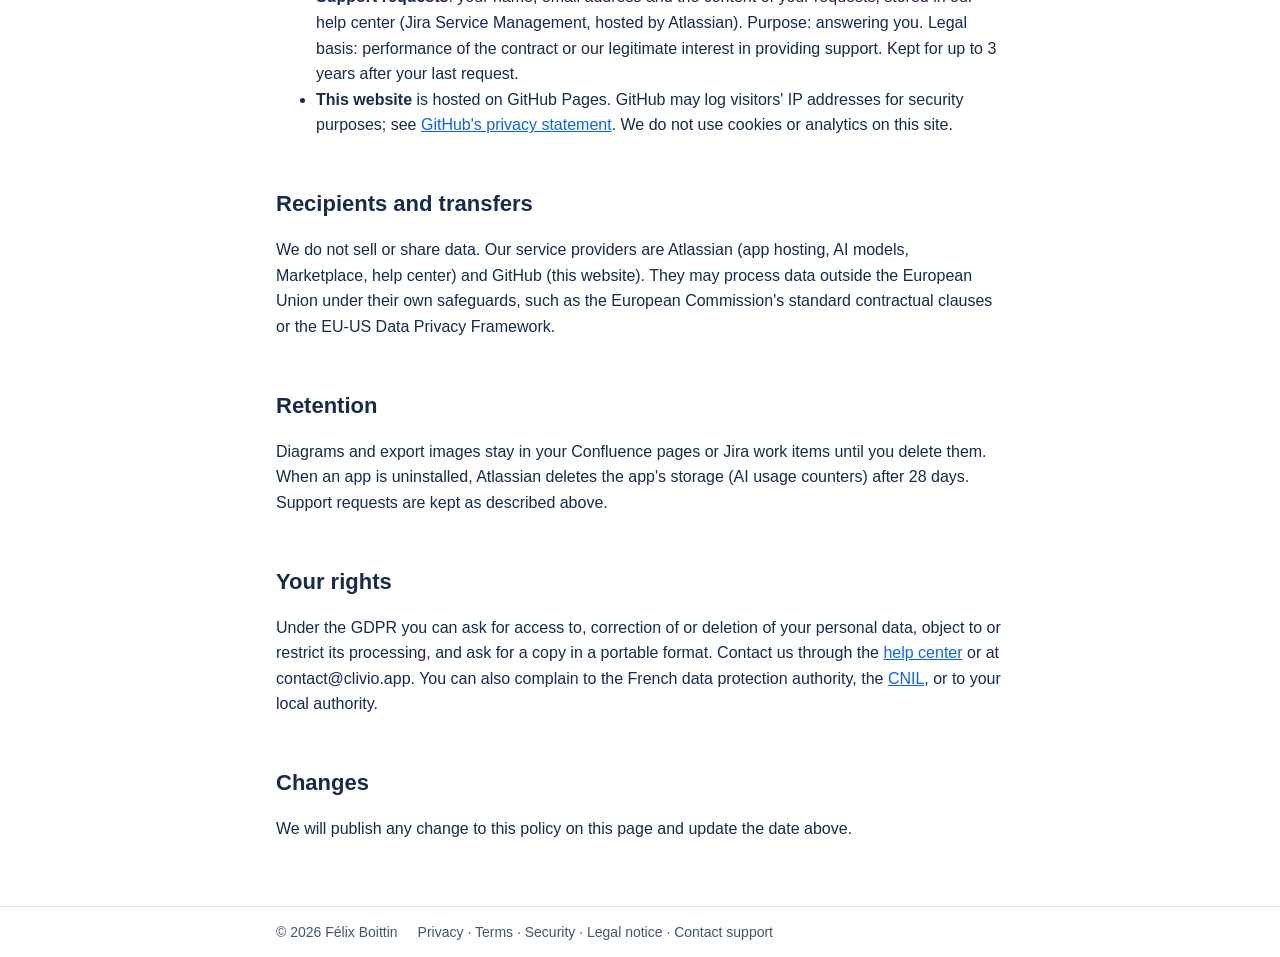
<file: privacy.html>
<!doctype html>
<html lang="en">
<head>
<meta charset="utf-8">
<meta name="viewport" content="width=device-width, initial-scale=1">
<title>Privacy policy · Félix Boittin</title>
<meta name="description" content="Privacy policy: Mermaid Studio for Confluence and Jira Cloud.">
<link rel="stylesheet" href="assets/style.css">
</head>
<body>
<header class="site"><div class="wrap">
<a class="brand" href="index.html">Félix Boittin · Atlassian apps</a>
<nav aria-label="Main"><a href="mermaid/index.html">Confluence docs</a> · <a href="mermaid-jira/index.html">Jira docs</a> · <a href="plantuml/index.html">PlantUML docs</a> · <a href="support.html">Support</a> · <a href="security.html">Security</a></nav>
</div></header>
<main class="wrap">
<h1>Privacy policy</h1>
<p class="updated">Last updated: 29 October 2026</p>
<p>This policy explains what data our Atlassian Marketplace apps (Mermaid Studio for Confluence and Jira, and PlantUML Studio for Confluence) process, why, and what rights you have. It also covers our help center and this website.</p>

<h2>Who we are</h2>
<p>The publisher and data controller is Félix Boittin, entrepreneur individuel (micro-entrepreneur), France. Full details are in the <a href="legal.html">legal notice</a>. Contact us through our <a href="https://felixb-support.atlassian.net/servicedesk/customer/portal/3">help center</a> or at contact@clivio.app.</p>

<h2>The short version</h2>
<ul>
  <li>The apps run entirely on Atlassian's infrastructure (Atlassian Forge) and sends no data outside Atlassian.</li>
  <li>Your diagrams stay in your Confluence or Jira site. We, the publisher, cannot see them.</li>
  <li>The apps use no cookies, no analytics and no tracking.</li>
</ul>

<h2>Data processed by the apps</h2>
<table>
  <tr><th>Data</th><th>Where it is kept</th><th>Purpose</th></tr>
  <tr><td>Diagram code and settings</td><td>In your Confluence pages, as part of the macro</td><td>Display and edit your diagrams</td></tr>
  <tr><td>Export images of diagrams (PNG)</td><td>As attachments of the page in your Confluence site</td><td>Show diagrams in PDF and Word exports</td></tr>
  <tr><td>Diagram code and settings (Jira)</td><td>On the Jira work item, in a work item property named <code>mermaid-studio</code></td><td>Display and edit the work item's diagrams</td></tr>
  <tr><td>Work item descriptions (Jira)</td><td>Read in the user's browser when the panel is shown; not stored</td><td>Draw the Mermaid code blocks found in the description</td></tr>
  <tr><td>Text sent to the AI features (your description, the diagram code, a syntax error)</td><td>Processed by Atlassian-hosted models (Forge LLMs) to answer the request; not stored by the app</td><td>Generate, fix or explain a diagram when a user asks</td></tr>
  <tr><td>AI usage counters: number of AI requests and of model tokens per site and month</td><td>App storage on Atlassian's infrastructure; contains no personal data and no content</td><td>Apply monthly AI limits and monitor costs</td></tr>
  <tr><td>Technical logs: event types, token counts, error codes, timestamps</td><td>Atlassian's Forge logging; no diagram content</td><td>Detect and fix errors</td></tr>
</table>
<p>The apps read and change Confluence and Jira content only as the signed-in user. They change content only when that user acts (for example, converting code blocks or saving a diagram). It does not read user profiles, email addresses or other content.</p>
<p>AI requests are processed by Atlassian under its own terms and privacy commitments, with the same content moderation as Atlassian's own AI features. See <a href="https://www.atlassian.com/legal/privacy-policy">Atlassian's privacy policy</a>.</p>

<h2>Data we receive as the publisher</h2>
<ul>
  <li><strong>Licensing information from Atlassian</strong>: the licensed site, licence type and dates, and the technical and billing contacts the customer gave Atlassian. Purpose: licensing and support. Legal basis: performance of the contract and our legitimate interest in running our business.</li>
  <li><strong>Support requests</strong>: your name, email address and the content of your requests, stored in our help center (Jira Service Management, hosted by Atlassian). Purpose: answering you. Legal basis: performance of the contract or our legitimate interest in providing support. Kept for up to 3 years after your last request.</li>
  <li><strong>This website</strong> is hosted on GitHub Pages. GitHub may log visitors' IP addresses for security purposes; see <a href="https://docs.github.com/en/site-policy/privacy-policies/github-general-privacy-statement">GitHub's privacy statement</a>. We do not use cookies or analytics on this site.</li>
</ul>

<h2>Recipients and transfers</h2>
<p>We do not sell or share data. Our service providers are Atlassian (app hosting, AI models, Marketplace, help center) and GitHub (this website). They may process data outside the European Union under their own safeguards, such as the European Commission's standard contractual clauses or the EU-US Data Privacy Framework.</p>

<h2>Retention</h2>
<p>Diagrams and export images stay in your Confluence pages or Jira work items until you delete them. When an app is uninstalled, Atlassian deletes the app's storage (AI usage counters) after 28 days. Support requests are kept as described above.</p>

<h2>Your rights</h2>
<p>Under the GDPR you can ask for access to, correction of or deletion of your personal data, object to or restrict its processing, and ask for a copy in a portable format. Contact us through the <a href="https://felixb-support.atlassian.net/servicedesk/customer/portal/3">help center</a> or at contact@clivio.app. You can also complain to the French data protection authority, the <a href="https://www.cnil.fr">CNIL</a>, or to your local authority.</p>

<h2>Changes</h2>
<p>We will publish any change to this policy on this page and update the date above.</p>

</main>
<footer class="site"><div class="wrap">
<span>© 2026 Félix Boittin</span>
<nav aria-label="Legal"><a href="privacy.html">Privacy</a> · <a href="terms.html">Terms</a> · <a href="security.html">Security</a> · <a href="legal.html">Legal notice</a> · <a href="https://felixb-support.atlassian.net/servicedesk/customer/portal/3">Contact support</a></nav>
</div></footer>
</body>
</html>
</file>
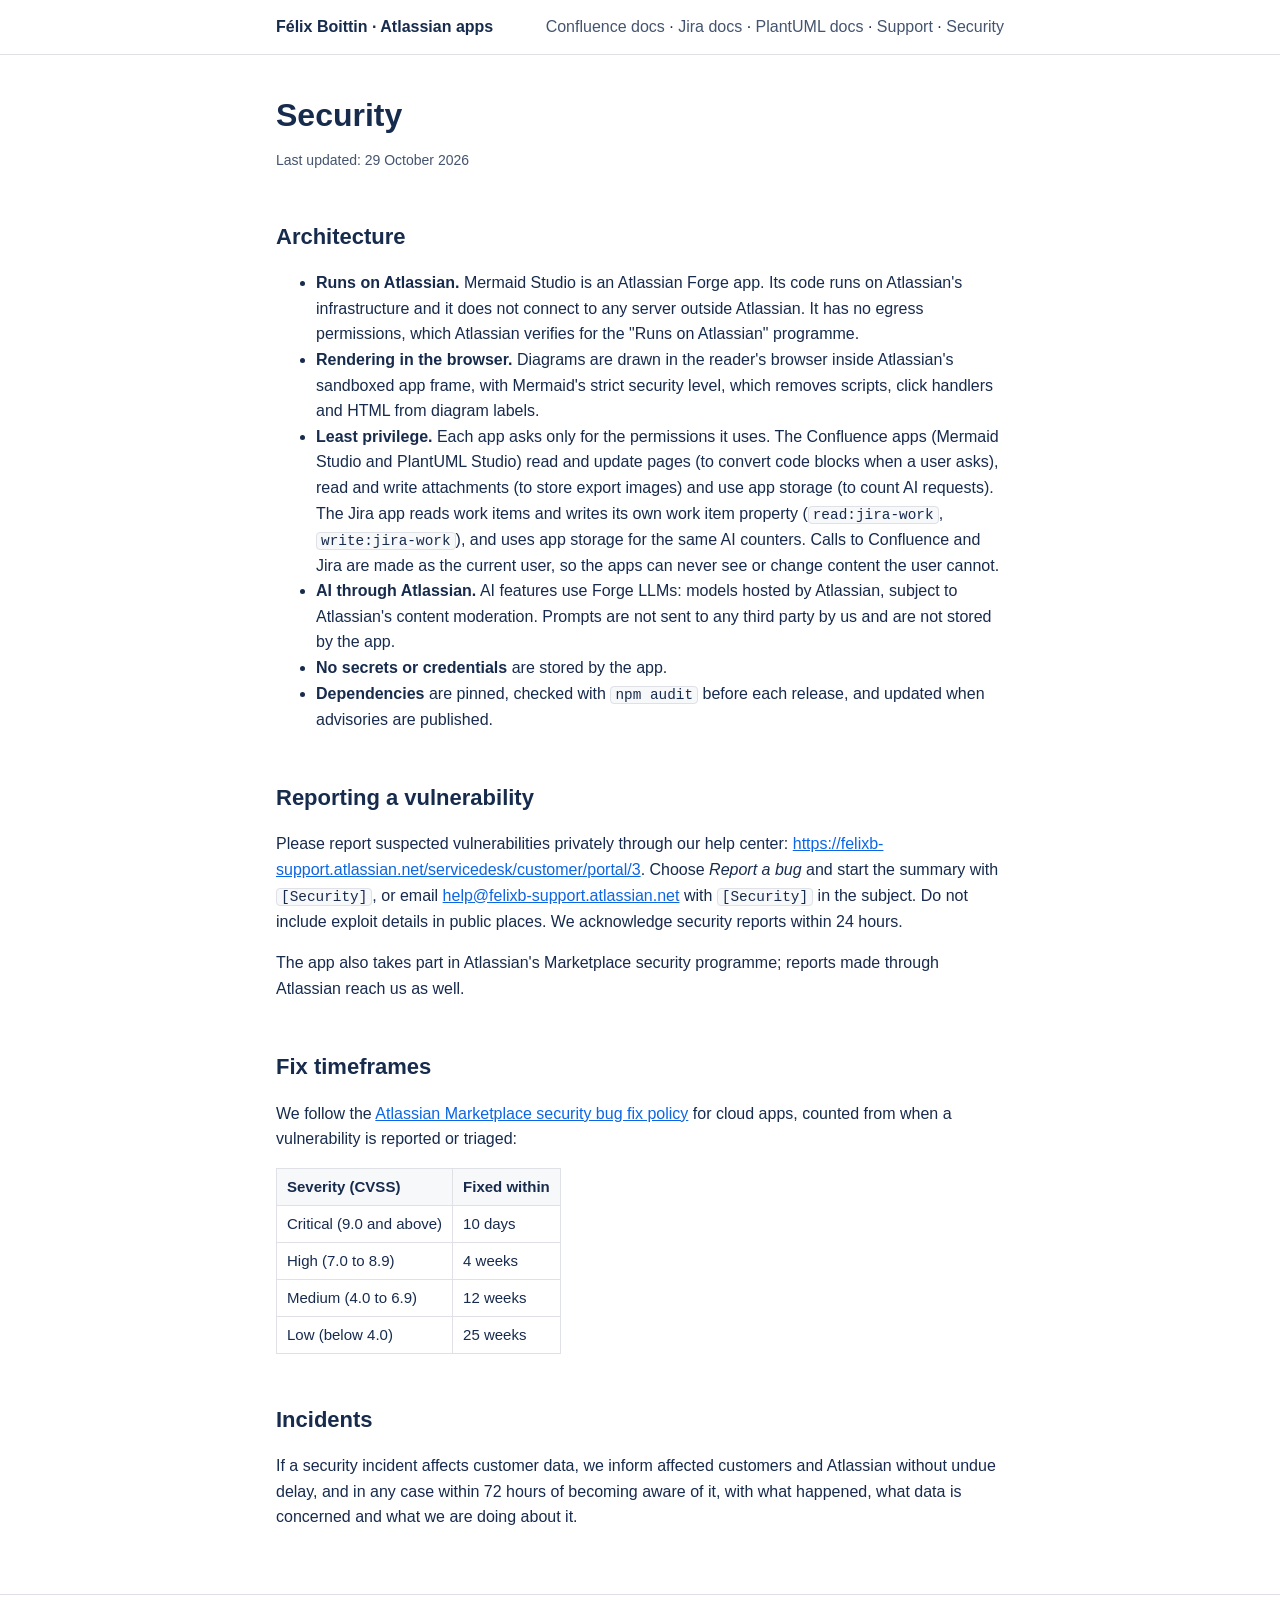
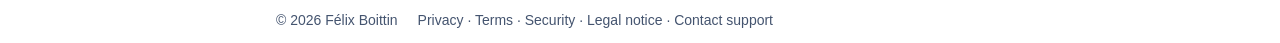
<file: security.html>
<!doctype html>
<html lang="en">
<head>
<meta charset="utf-8">
<meta name="viewport" content="width=device-width, initial-scale=1">
<title>Security · Félix Boittin</title>
<meta name="description" content="Security: Mermaid Studio for Confluence and Jira Cloud.">
<link rel="stylesheet" href="assets/style.css">
</head>
<body>
<header class="site"><div class="wrap">
<a class="brand" href="index.html">Félix Boittin · Atlassian apps</a>
<nav aria-label="Main"><a href="mermaid/index.html">Confluence docs</a> · <a href="mermaid-jira/index.html">Jira docs</a> · <a href="plantuml/index.html">PlantUML docs</a> · <a href="support.html">Support</a> · <a href="security.html">Security</a></nav>
</div></header>
<main class="wrap">
<h1>Security</h1>
<p class="updated">Last updated: 29 October 2026</p>

<h2>Architecture</h2>
<ul>
  <li><strong>Runs on Atlassian.</strong> Mermaid Studio is an Atlassian Forge app. Its code runs on Atlassian's infrastructure and it does not connect to any server outside Atlassian. It has no egress permissions, which Atlassian verifies for the "Runs on Atlassian" programme.</li>
  <li><strong>Rendering in the browser.</strong> Diagrams are drawn in the reader's browser inside Atlassian's sandboxed app frame, with Mermaid's strict security level, which removes scripts, click handlers and HTML from diagram labels.</li>
  <li><strong>Least privilege.</strong> Each app asks only for the permissions it uses. The Confluence apps (Mermaid Studio and PlantUML Studio) read and update pages (to convert code blocks when a user asks), read and write attachments (to store export images) and use app storage (to count AI requests). The Jira app reads work items and writes its own work item property (<code>read:jira-work</code>, <code>write:jira-work</code>), and uses app storage for the same AI counters. Calls to Confluence and Jira are made as the current user, so the apps can never see or change content the user cannot.</li>
  <li><strong>AI through Atlassian.</strong> AI features use Forge LLMs: models hosted by Atlassian, subject to Atlassian's content moderation. Prompts are not sent to any third party by us and are not stored by the app.</li>
  <li><strong>No secrets or credentials</strong> are stored by the app.</li>
  <li><strong>Dependencies</strong> are pinned, checked with <code>npm audit</code> before each release, and updated when advisories are published.</li>
</ul>

<h2>Reporting a vulnerability</h2>
<p>Please report suspected vulnerabilities privately through our help center: <a href="https://felixb-support.atlassian.net/servicedesk/customer/portal/3">https://felixb-support.atlassian.net/servicedesk/customer/portal/3</a>. Choose <em>Report a bug</em> and start the summary with <code>[Security]</code>, or email <a href="mailto:help@felixb-support.atlassian.net">help@felixb-support.atlassian.net</a> with <code>[Security]</code> in the subject. Do not include exploit details in public places. We acknowledge security reports within 24 hours.</p>
<p>The app also takes part in Atlassian's Marketplace security programme; reports made through Atlassian reach us as well.</p>

<h2>Fix timeframes</h2>
<p>We follow the <a href="https://developer.atlassian.com/platform/marketplace/security-bugfix-policy/">Atlassian Marketplace security bug fix policy</a> for cloud apps, counted from when a vulnerability is reported or triaged:</p>
<table>
  <tr><th>Severity (CVSS)</th><th>Fixed within</th></tr>
  <tr><td>Critical (9.0 and above)</td><td>10 days</td></tr>
  <tr><td>High (7.0 to 8.9)</td><td>4 weeks</td></tr>
  <tr><td>Medium (4.0 to 6.9)</td><td>12 weeks</td></tr>
  <tr><td>Low (below 4.0)</td><td>25 weeks</td></tr>
</table>

<h2>Incidents</h2>
<p>If a security incident affects customer data, we inform affected customers and Atlassian without undue delay, and in any case within 72 hours of becoming aware of it, with what happened, what data is concerned and what we are doing about it.</p>

</main>
<footer class="site"><div class="wrap">
<span>© 2026 Félix Boittin</span>
<nav aria-label="Legal"><a href="privacy.html">Privacy</a> · <a href="terms.html">Terms</a> · <a href="security.html">Security</a> · <a href="legal.html">Legal notice</a> · <a href="https://felixb-support.atlassian.net/servicedesk/customer/portal/3">Contact support</a></nav>
</div></footer>
</body>
</html>
</file>
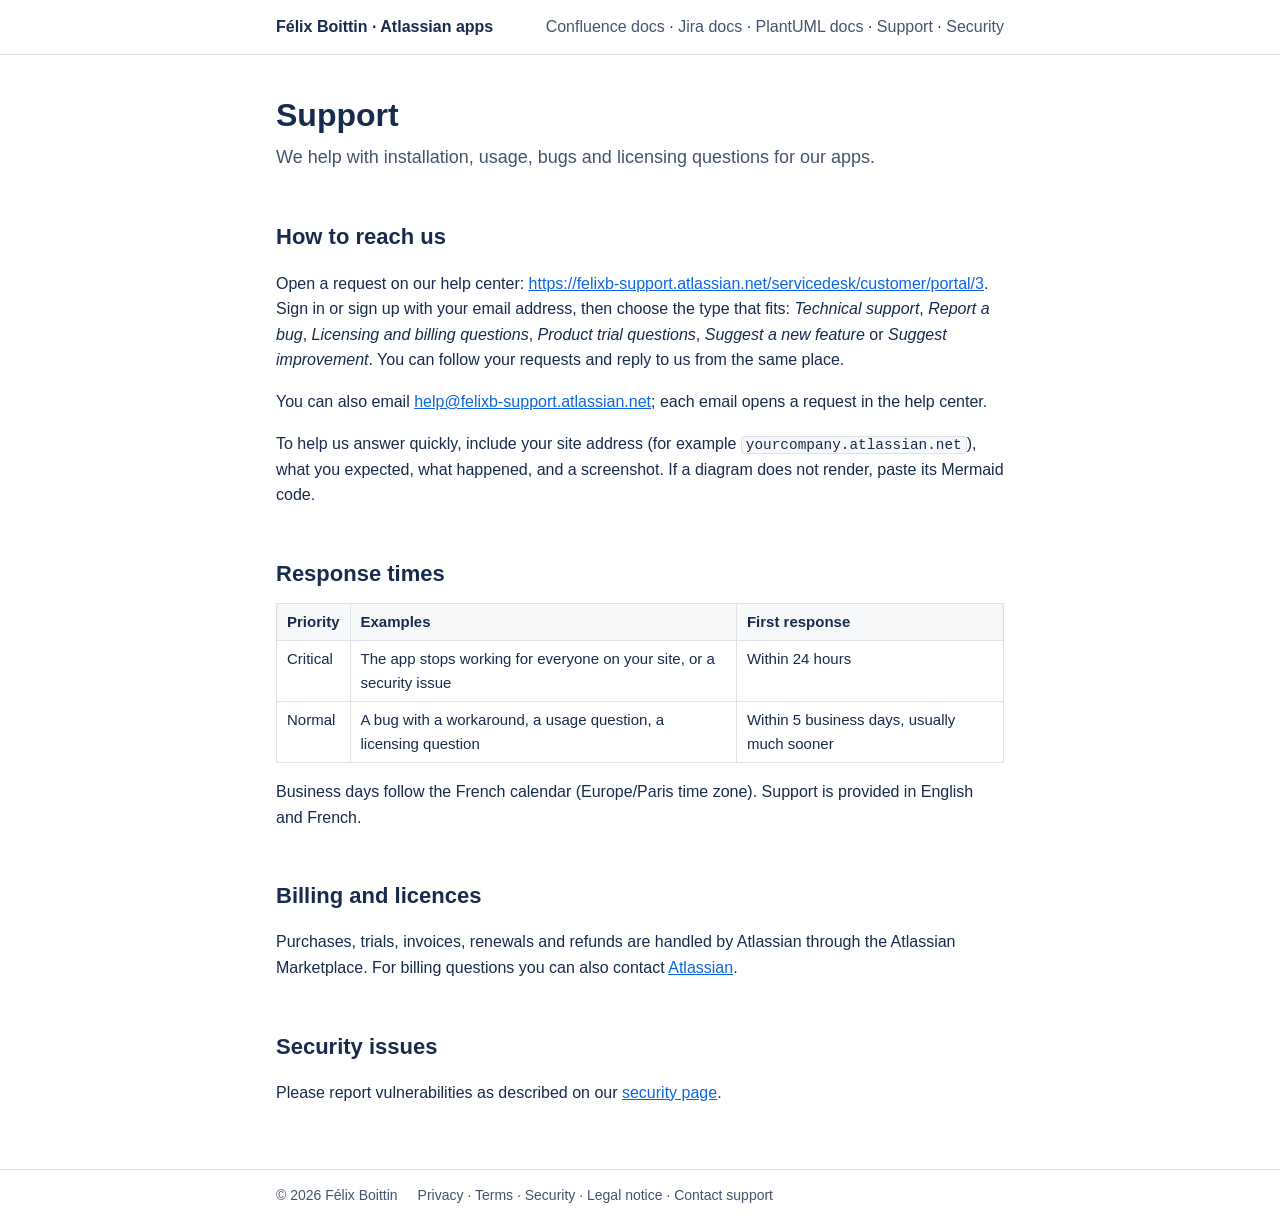
<file: support.html>
<!doctype html>
<html lang="en">
<head>
<meta charset="utf-8">
<meta name="viewport" content="width=device-width, initial-scale=1">
<title>Support · Félix Boittin</title>
<meta name="description" content="Support: Mermaid Studio for Confluence and Jira Cloud.">
<link rel="stylesheet" href="assets/style.css">
</head>
<body>
<header class="site"><div class="wrap">
<a class="brand" href="index.html">Félix Boittin · Atlassian apps</a>
<nav aria-label="Main"><a href="mermaid/index.html">Confluence docs</a> · <a href="mermaid-jira/index.html">Jira docs</a> · <a href="plantuml/index.html">PlantUML docs</a> · <a href="support.html">Support</a> · <a href="security.html">Security</a></nav>
</div></header>
<main class="wrap">
<h1>Support</h1>
<p class="lead">We help with installation, usage, bugs and licensing questions for our apps.</p>

<h2>How to reach us</h2>
<p>Open a request on our help center: <a href="https://felixb-support.atlassian.net/servicedesk/customer/portal/3">https://felixb-support.atlassian.net/servicedesk/customer/portal/3</a>. Sign in or sign up with your email address, then choose the type that fits: <em>Technical support</em>, <em>Report a bug</em>, <em>Licensing and billing questions</em>, <em>Product trial questions</em>, <em>Suggest a new feature</em> or <em>Suggest improvement</em>. You can follow your requests and reply to us from the same place.</p>
<p>You can also email <a href="mailto:help@felixb-support.atlassian.net">help@felixb-support.atlassian.net</a>; each email opens a request in the help center.</p>
<p>To help us answer quickly, include your site address (for example <code>yourcompany.atlassian.net</code>), what you expected, what happened, and a screenshot. If a diagram does not render, paste its Mermaid code.</p>

<h2>Response times</h2>
<table>
  <tr><th>Priority</th><th>Examples</th><th>First response</th></tr>
  <tr><td>Critical</td><td>The app stops working for everyone on your site, or a security issue</td><td>Within 24 hours</td></tr>
  <tr><td>Normal</td><td>A bug with a workaround, a usage question, a licensing question</td><td>Within 5 business days, usually much sooner</td></tr>
</table>
<p>Business days follow the French calendar (Europe/Paris time zone). Support is provided in English and French.</p>

<h2>Billing and licences</h2>
<p>Purchases, trials, invoices, renewals and refunds are handled by Atlassian through the Atlassian Marketplace. For billing questions you can also contact <a href="https://www.atlassian.com/company/contact">Atlassian</a>.</p>

<h2>Security issues</h2>
<p>Please report vulnerabilities as described on our <a href="security.html">security page</a>.</p>

</main>
<footer class="site"><div class="wrap">
<span>© 2026 Félix Boittin</span>
<nav aria-label="Legal"><a href="privacy.html">Privacy</a> · <a href="terms.html">Terms</a> · <a href="security.html">Security</a> · <a href="legal.html">Legal notice</a> · <a href="https://felixb-support.atlassian.net/servicedesk/customer/portal/3">Contact support</a></nav>
</div></footer>
</body>
</html>
</file>
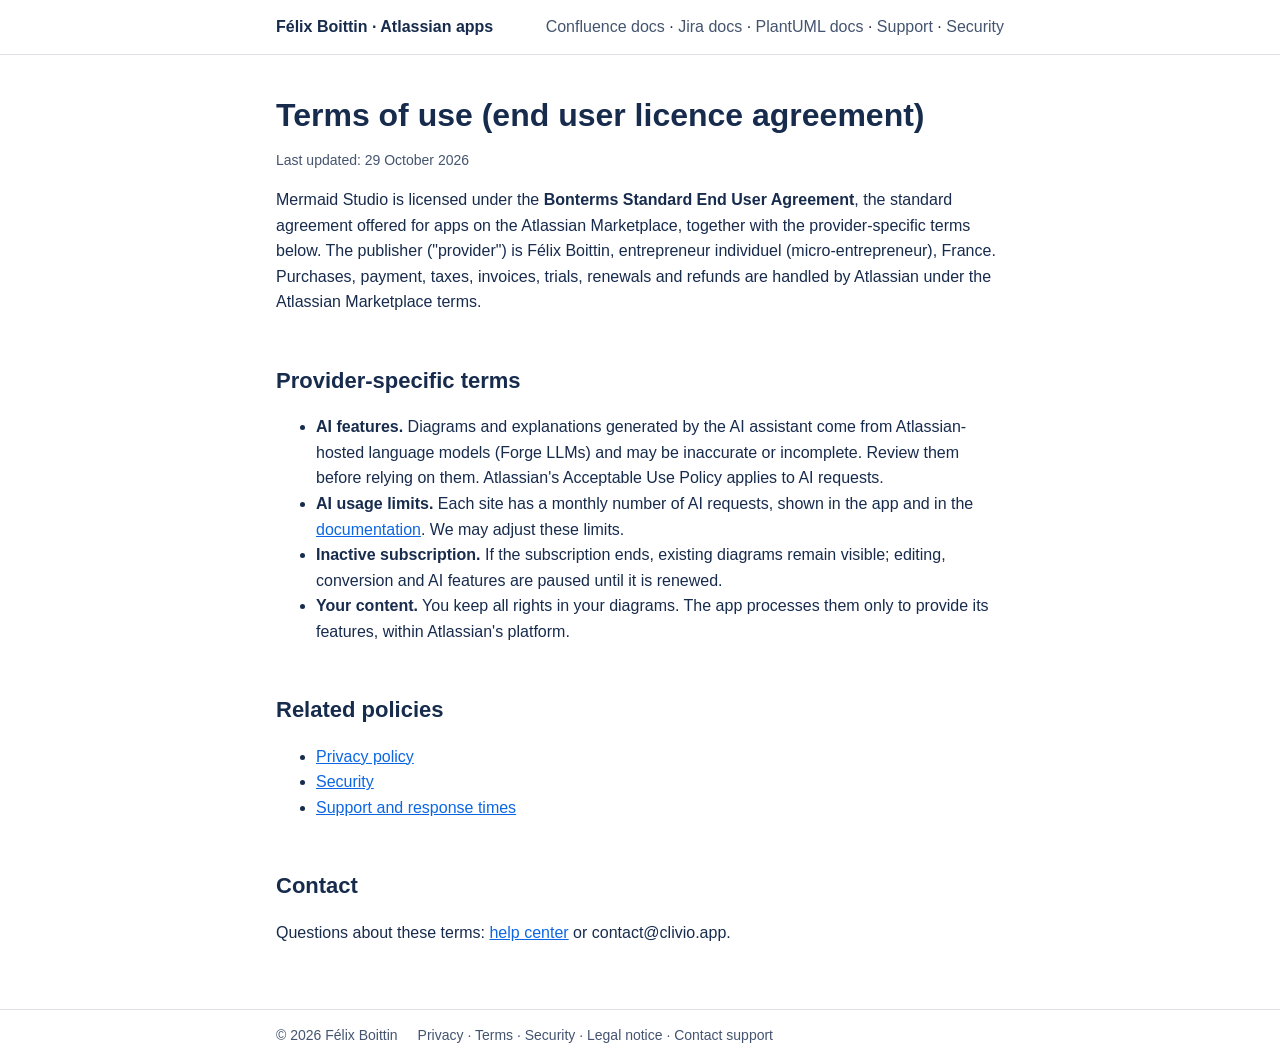
<file: terms.html>
<!doctype html>
<html lang="en">
<head>
<meta charset="utf-8">
<meta name="viewport" content="width=device-width, initial-scale=1">
<title>Terms of use (EULA) · Félix Boittin</title>
<meta name="description" content="Terms of use (EULA): Mermaid Studio for Confluence and Jira Cloud.">
<link rel="stylesheet" href="assets/style.css">
</head>
<body>
<header class="site"><div class="wrap">
<a class="brand" href="index.html">Félix Boittin · Atlassian apps</a>
<nav aria-label="Main"><a href="mermaid/index.html">Confluence docs</a> · <a href="mermaid-jira/index.html">Jira docs</a> · <a href="plantuml/index.html">PlantUML docs</a> · <a href="support.html">Support</a> · <a href="security.html">Security</a></nav>
</div></header>
<main class="wrap">
<h1>Terms of use (end user licence agreement)</h1>
<p class="updated">Last updated: 29 October 2026</p>
<p>Mermaid Studio is licensed under the <strong>Bonterms Standard End User Agreement</strong>, the standard agreement offered for apps on the Atlassian Marketplace, together with the provider-specific terms below. The publisher ("provider") is Félix Boittin, entrepreneur individuel (micro-entrepreneur), France. Purchases, payment, taxes, invoices, trials, renewals and refunds are handled by Atlassian under the Atlassian Marketplace terms.</p>

<h2>Provider-specific terms</h2>
<ul>
  <li><strong>AI features.</strong> Diagrams and explanations generated by the AI assistant come from Atlassian-hosted language models (Forge LLMs) and may be inaccurate or incomplete. Review them before relying on them. Atlassian's Acceptable Use Policy applies to AI requests.</li>
  <li><strong>AI usage limits.</strong> Each site has a monthly number of AI requests, shown in the app and in the <a href="mermaid/index.html#ai">documentation</a>. We may adjust these limits.</li>
  <li><strong>Inactive subscription.</strong> If the subscription ends, existing diagrams remain visible; editing, conversion and AI features are paused until it is renewed.</li>
  <li><strong>Your content.</strong> You keep all rights in your diagrams. The app processes them only to provide its features, within Atlassian's platform.</li>
</ul>

<h2>Related policies</h2>
<ul>
  <li><a href="privacy.html">Privacy policy</a></li>
  <li><a href="security.html">Security</a></li>
  <li><a href="support.html">Support and response times</a></li>
</ul>

<h2>Contact</h2>
<p>Questions about these terms: <a href="https://felixb-support.atlassian.net/servicedesk/customer/portal/3">help center</a> or contact@clivio.app.</p>

</main>
<footer class="site"><div class="wrap">
<span>© 2026 Félix Boittin</span>
<nav aria-label="Legal"><a href="privacy.html">Privacy</a> · <a href="terms.html">Terms</a> · <a href="security.html">Security</a> · <a href="legal.html">Legal notice</a> · <a href="https://felixb-support.atlassian.net/servicedesk/customer/portal/3">Contact support</a></nav>
</div></footer>
</body>
</html>
</file>
<file: assets/style.css>
:root {
  --bg: #ffffff;
  --text: #172b4d;
  --muted: #44546f;
  --border: #dfe1e6;
  --surface: #f7f8f9;
  --link: #0c66e4;
  --accent: #6e5dc6;
  color-scheme: light dark;
}
@media (prefers-color-scheme: dark) {
  :root {
    --bg: #1d2125;
    --text: #dee4ea;
    --muted: #9fadbc;
    --border: #38414a;
    --surface: #22272b;
    --link: #579dff;
    --accent: #9f8fef;
  }
}
* { box-sizing: border-box; }
html { -webkit-text-size-adjust: 100%; }
body {
  margin: 0;
  background: var(--bg);
  color: var(--text);
  font: 16px/1.6 -apple-system, BlinkMacSystemFont, "Segoe UI", Roboto, Helvetica, Arial, sans-serif;
}
a { color: var(--link); }
header.site, footer.site { border-color: var(--border); border-style: solid; border-width: 0; }
header.site { border-bottom-width: 1px; }
footer.site { border-top-width: 1px; margin-top: 64px; color: var(--muted); font-size: 14px; }
.wrap { max-width: 760px; margin: 0 auto; padding: 0 16px; }
header.site .wrap, footer.site .wrap { display: flex; flex-wrap: wrap; gap: 8px 20px; align-items: center; padding-top: 14px; padding-bottom: 14px; }
header.site .brand { font-weight: 700; color: var(--text); text-decoration: none; margin-right: auto; }
nav a { color: var(--muted); text-decoration: none; }
nav a:hover { color: var(--link); }
h1 { font-size: 32px; line-height: 1.25; margin: 40px 0 8px; }
h2 { font-size: 22px; margin: 40px 0 8px; padding-top: 8px; }
h3 { font-size: 17px; margin: 24px 0 4px; }
.lead { color: var(--muted); font-size: 18px; margin-top: 0; }
.updated { color: var(--muted); font-size: 14px; }
code, kbd { font-family: ui-monospace, SFMono-Regular, Menlo, Consolas, monospace; font-size: 0.9em; background: var(--surface); border: 1px solid var(--border); border-radius: 4px; padding: 0 4px; }
pre { background: var(--surface); border: 1px solid var(--border); border-radius: 6px; padding: 12px; overflow-x: auto; }
pre code { border: 0; padding: 0; background: none; }
table { border-collapse: collapse; width: 100%; font-size: 15px; margin: 12px 0; display: block; overflow-x: auto; }
th, td { border: 1px solid var(--border); padding: 6px 10px; text-align: left; vertical-align: top; }
th { background: var(--surface); }
.card { border: 1px solid var(--border); border-radius: 8px; padding: 16px 20px; margin: 16px 0; background: var(--surface); }
.card h2 { margin-top: 0; padding-top: 0; }
.badge { display: inline-block; font-size: 12px; font-weight: 700; color: #fff; background: var(--accent); border-radius: 4px; padding: 1px 6px; vertical-align: middle; }
.toc { columns: 2; padding-left: 20px; }
@media (max-width: 600px) { .toc { columns: 1; } h1 { font-size: 26px; } }
</file>
